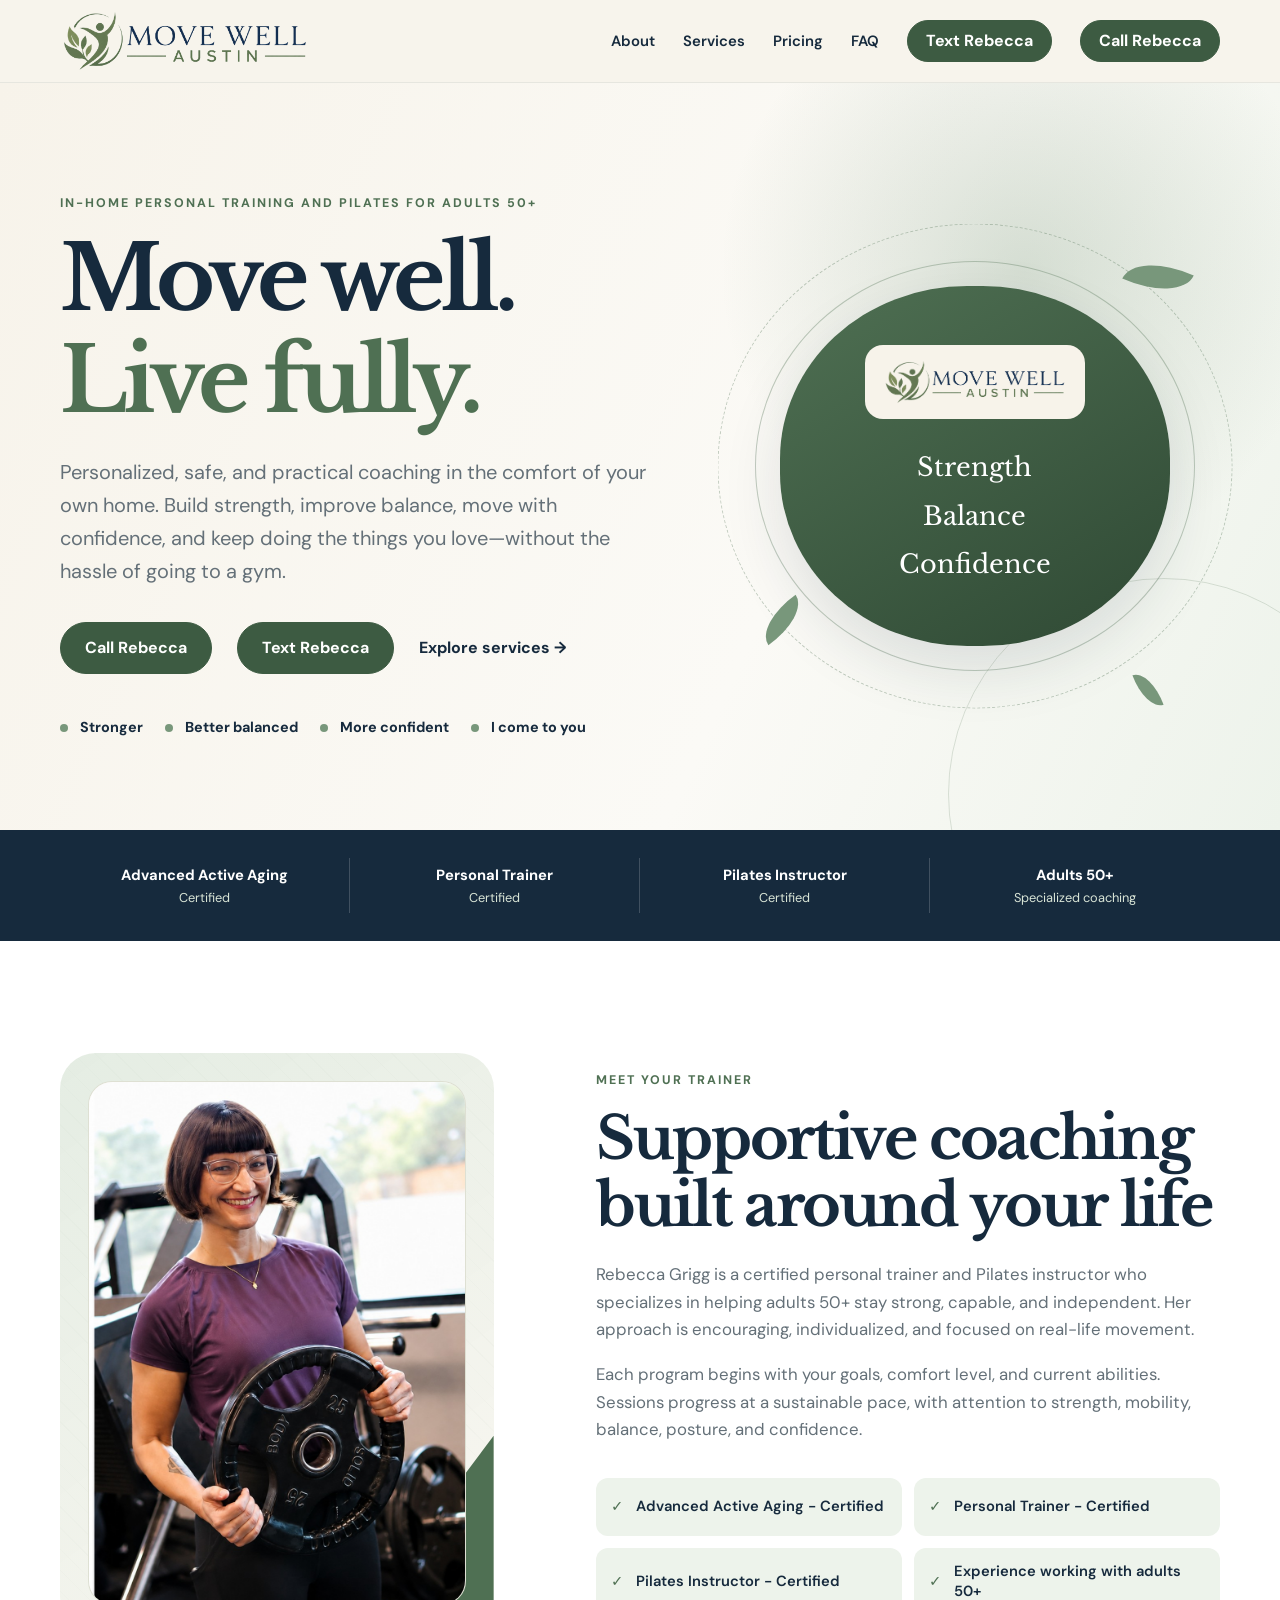
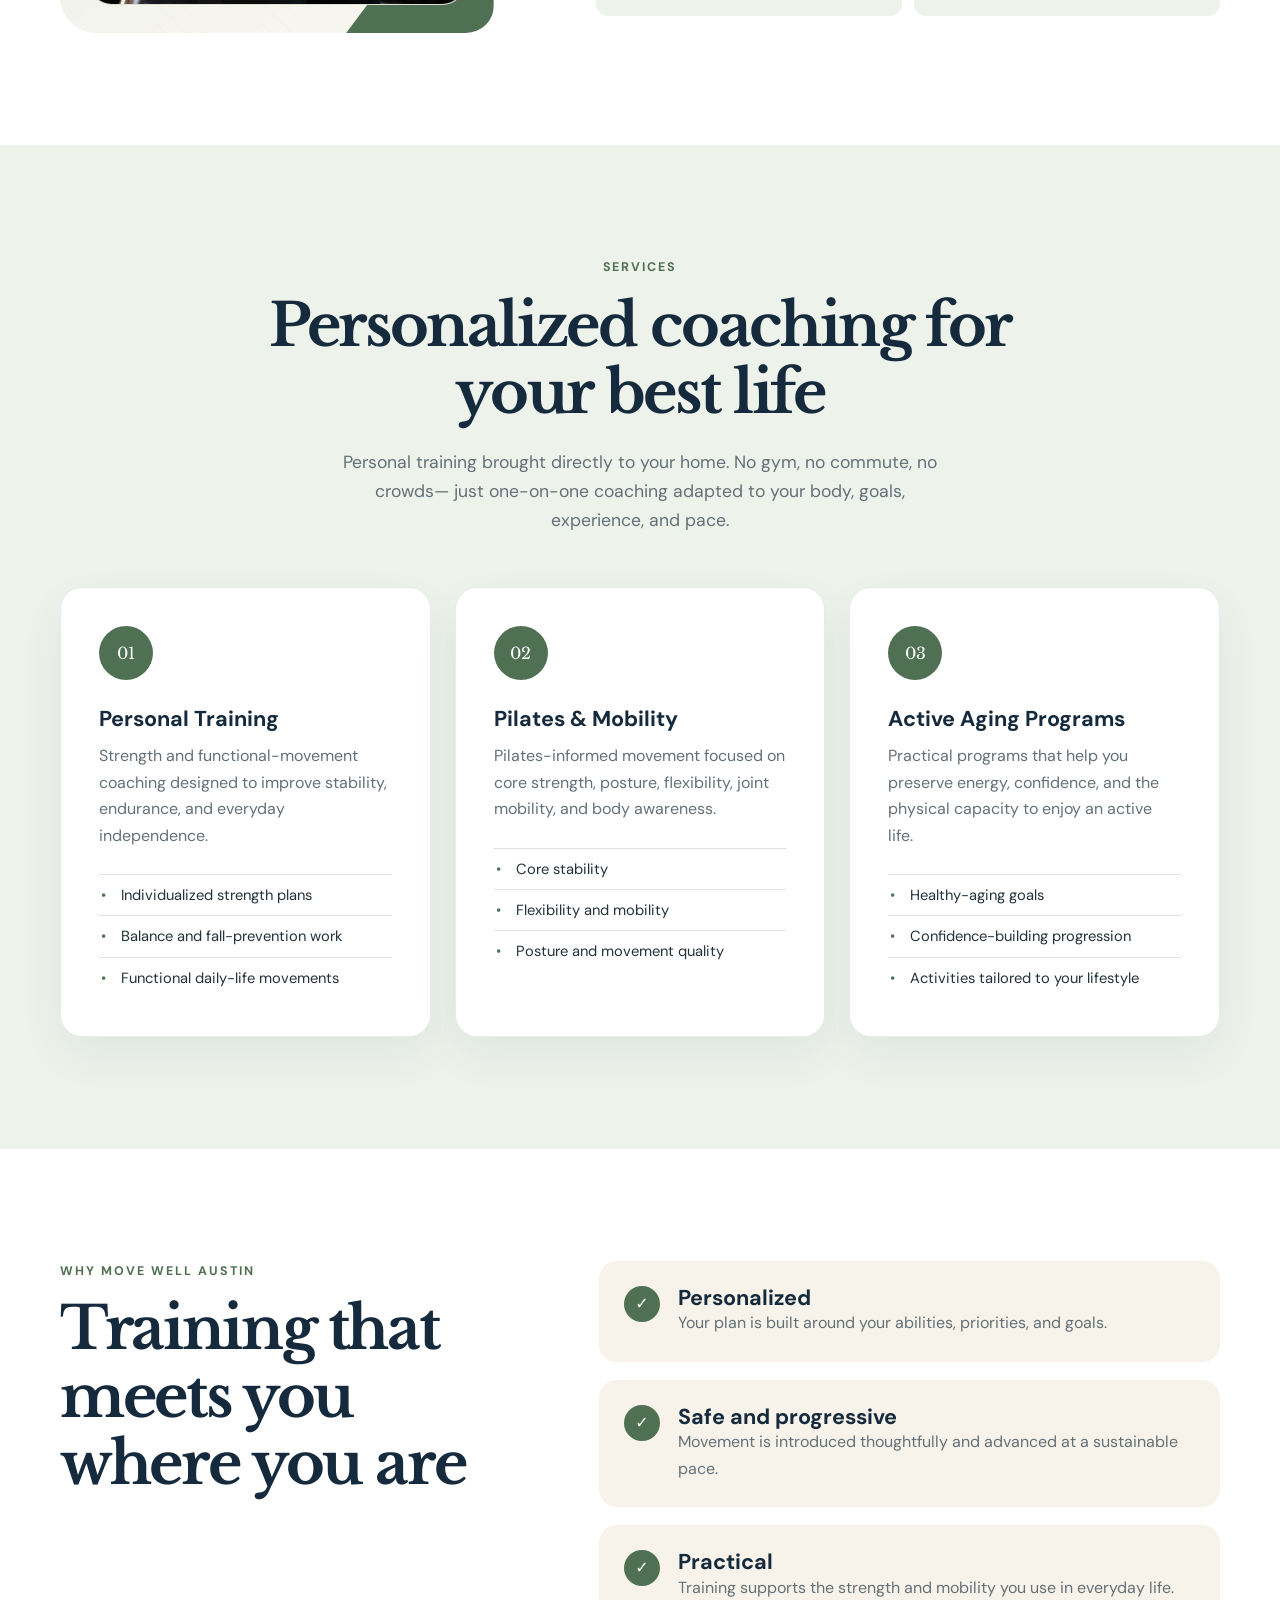
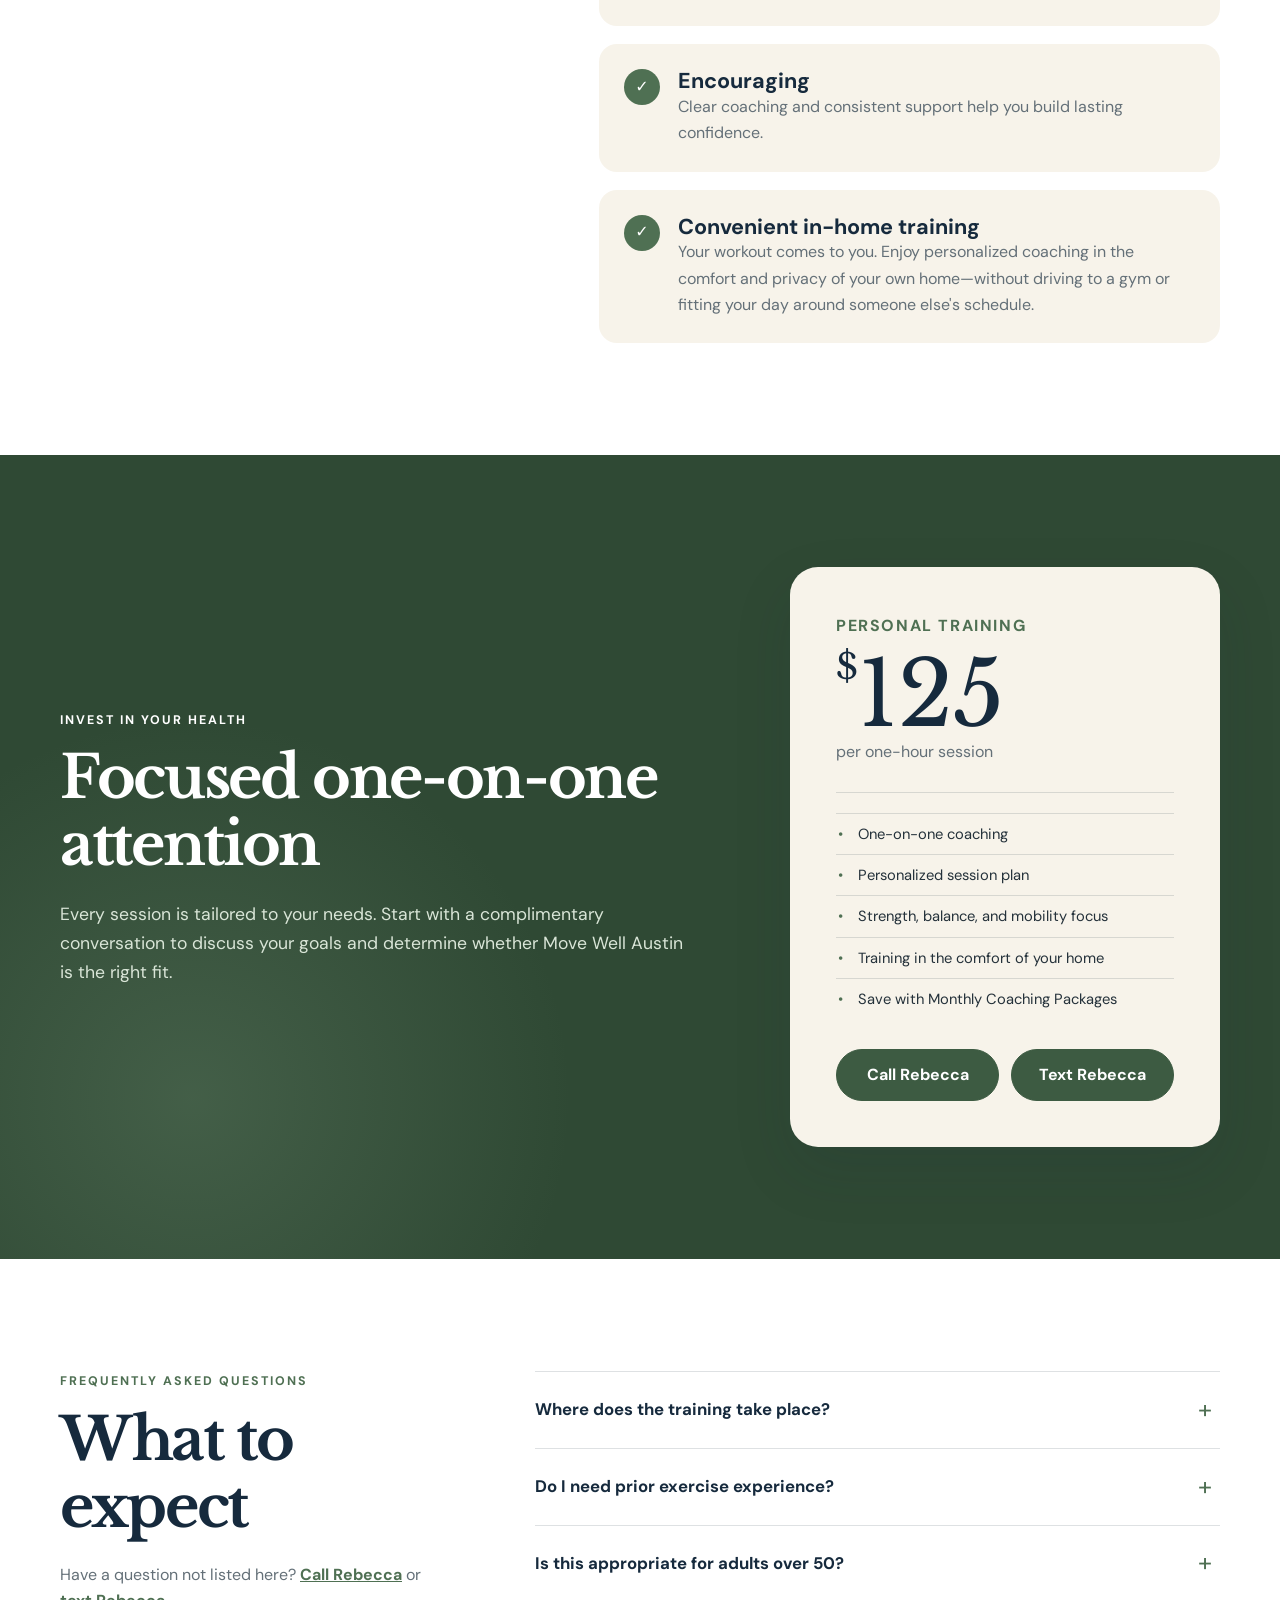
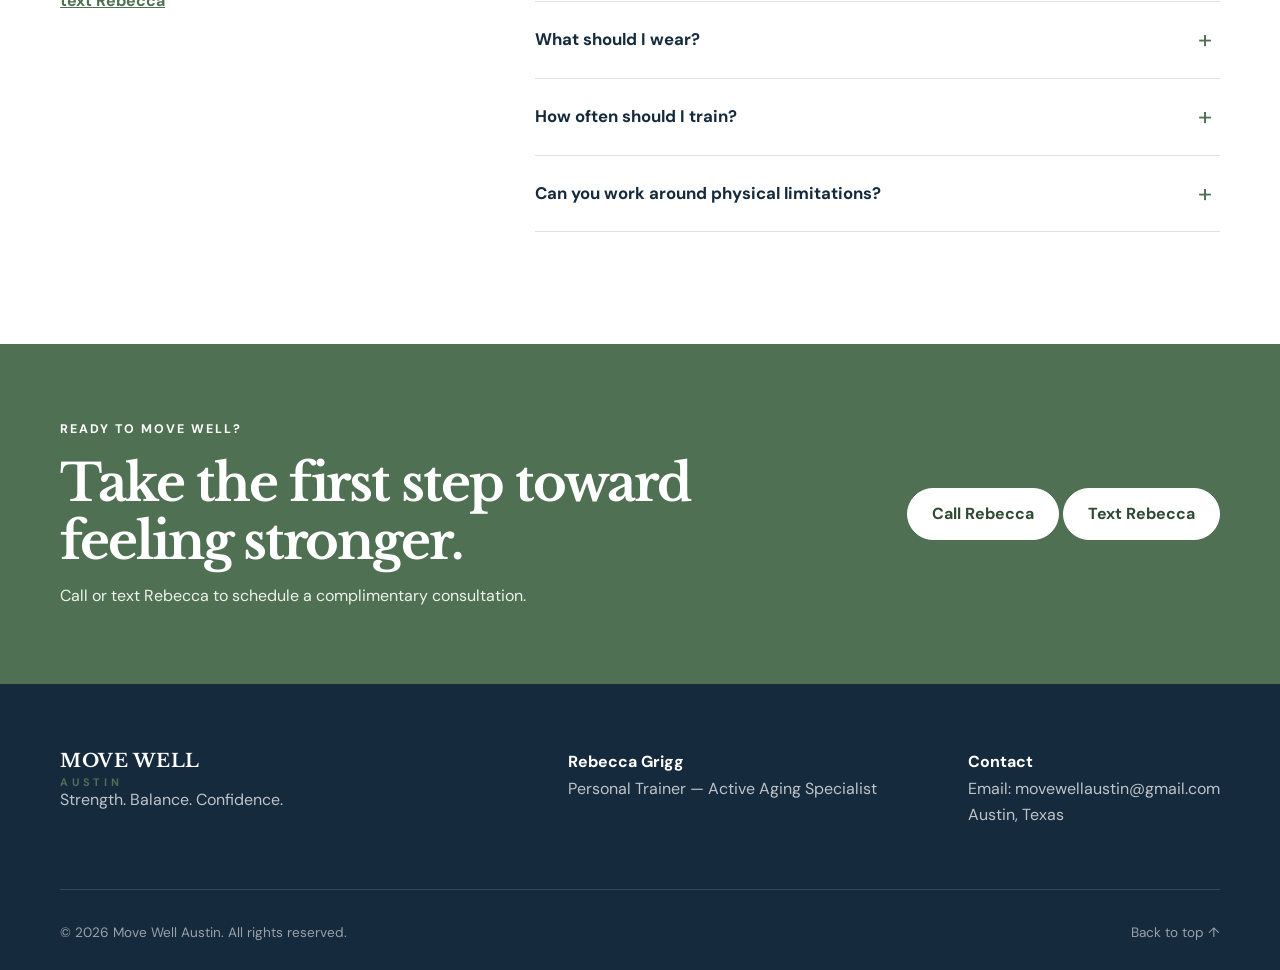
<file: index.html>
<!doctype html>
<html lang="en">
<head>
  <meta charset="utf-8">
  <meta name="viewport" content="width=device-width, initial-scale=1">
  <meta name="description" content="Move Well Austin provides in-home personal training, Pilates, and active-aging coaching for adults 50+ in Austin, Texas.">
  <meta name="theme-color" content="#456348">

  <meta property="og:title" content="Move Well Austin">
  <meta property="og:description" content="In-home personal training and Pilates for active aging in Austin, Texas.">
  <meta property="og:type" content="website">

  <title>Move Well Austin | Personal Training for Active Aging</title>

  <link rel="preconnect" href="https://fonts.googleapis.com">
  <link rel="preconnect" href="https://fonts.gstatic.com" crossorigin>
  <link href="https://fonts.googleapis.com/css2?family=DM+Sans:wght@400;500;600;700&family=Libre+Baskerville:wght@400;700&display=swap" rel="stylesheet">
  <link rel="stylesheet" href="styles.css">
  <script src="script.js" defer></script>
</head>

<body>
  <a class="skip-link" href="#main-content">Skip to main content</a>

  <header class="site-header" id="top">
    <div class="container nav-wrap">
      <a class="brand" href="#top" aria-label="Move Well Austin home">
        <img
          class="site-logo"
          src="images/move-well-austin-logo.png"
          alt="Move Well Austin"
        >
      </a>

      <button class="menu-toggle" type="button" aria-expanded="false" aria-controls="site-nav">
        <span class="sr-only">Open navigation</span>
        <span></span><span></span><span></span>
      </button>

      <nav id="site-nav" class="site-nav" aria-label="Primary navigation">
        <a href="#about">About</a>
        <a href="#services">Services</a>
        <a href="#pricing">Pricing</a>
        <a href="#faq">FAQ</a>
        <a class="button button-small" href="sms:+12106309926">Text Rebecca</a>
        <a class="button button-small" href="tel:+12106309926">Call Rebecca</a>
      </nav>
    </div>
  </header>

  <main id="main-content">
    <section class="hero">
      <div class="container hero-grid">
        <div class="hero-copy">
          <p class="eyebrow">In-home personal training and Pilates for adults 50+</p>
          <h1>Move well.<br><span>Live fully.</span></h1>
          <p class="hero-lede">
            Personalized, safe, and practical coaching in the comfort of your own home.
            Build strength, improve balance, move with confidence, and keep doing the
            things you love—without the hassle of going to a gym.
          </p>

          <div class="hero-actions">
            <a class="button" href="tel:+12106309926">Call Rebecca</a>
            <a class="button" href="sms:+12106309926">Text Rebecca</a>
            <a class="text-link" href="#services">Explore services <span aria-hidden="true">→</span></a>
          </div>

          <ul class="hero-points" aria-label="Program benefits">
            <li>Stronger</li>
            <li>Better balanced</li>
            <li>More confident</li>
            <li>I come to you</li>
          </ul>
        </div>

        <div class="hero-art" aria-label="Decorative illustration representing active aging">
          <div class="hero-orbit orbit-one"></div>
          <div class="hero-orbit orbit-two"></div>
          <div class="hero-card">
            <img
              class="hero-logo"
              src="images/move-well-austin-logo.png"
              alt="Move Well Austin"
            >
            <p>Strength</p>
            <p>Balance</p>
            <p>Confidence</p>
          </div>
          <span class="leaf leaf-a"></span>
          <span class="leaf leaf-b"></span>
          <span class="leaf leaf-c"></span>
          </div>
      </div>
    </section>

    <section class="trust-strip" aria-label="Qualifications">
      <div class="container trust-grid">
        <div><strong>Advanced Active Aging</strong><span>Certified</span></div>
        <div><strong>Personal Trainer</strong><span>Certified</span></div>
        <div><strong>Pilates Instructor</strong><span>Certified</span></div>
        <div><strong>Adults 50+</strong><span>Specialized coaching</span></div>
      </div>
    </section>

    <section class="section about" id="about">
      <div class="container about-grid">
        <div class="portrait-placeholder">
          <div class="portrait-inner">
            <img
              class="trainer-photo"
              src="images/rebecca-grigg.jpg"
              alt="Rebecca Grigg, Move Well Austin personal trainer"
            >
          </div>
        </div>

        <div class="about-copy">
          <p class="eyebrow">Meet your trainer</p>
          <h2>Supportive coaching built around your life</h2>
          <p>
            Rebecca Grigg is a certified personal trainer and Pilates instructor
            who specializes in helping adults 50+ stay strong, capable, and independent.
            Her approach is encouraging, individualized, and focused on real-life movement.
          </p>
          <p>
            Each program begins with your goals, comfort level, and current abilities.
            Sessions progress at a sustainable pace, with attention to strength, mobility,
            balance, posture, and confidence.
          </p>

          <div class="credential-list">
            <span>Advanced Active Aging - Certified</span>
            <span>Personal Trainer - Certified</span>
            <span>Pilates Instructor - Certified</span>
            <span>Experience working with adults 50+</span>
          </div>
        </div>
      </div>
    </section>

    <section class="section section-tinted" id="services">
      <div class="container">
        <div class="section-heading">
          <p class="eyebrow">Services</p>
          <h2>Personalized coaching for your best life</h2>
          <p>
            Personal training brought directly to your home. No gym, no commute, no crowds—
            just one-on-one coaching adapted to your body, goals, experience, and pace.
          </p>
        </div>

        <div class="card-grid">
          <article class="service-card">
            <div class="service-icon" aria-hidden="true">01</div>
            <h3>Personal Training</h3>
            <p>
              Strength and functional-movement coaching designed to improve stability,
              endurance, and everyday independence.
            </p>
            <ul>
              <li>Individualized strength plans</li>
              <li>Balance and fall-prevention work</li>
              <li>Functional daily-life movements</li>
            </ul>
          </article>

          <article class="service-card">
            <div class="service-icon" aria-hidden="true">02</div>
            <h3>Pilates &amp; Mobility</h3>
            <p>
              Pilates-informed movement focused on core strength, posture, flexibility,
              joint mobility, and body awareness.
            </p>
            <ul>
              <li>Core stability</li>
              <li>Flexibility and mobility</li>
              <li>Posture and movement quality</li>
            </ul>
          </article>

          <article class="service-card">
            <div class="service-icon" aria-hidden="true">03</div>
            <h3>Active Aging Programs</h3>
            <p>
              Practical programs that help you preserve energy, confidence, and the
              physical capacity to enjoy an active life.
            </p>
            <ul>
              <li>Healthy-aging goals</li>
              <li>Confidence-building progression</li>
              <li>Activities tailored to your lifestyle</li>
            </ul>
          </article>
        </div>
      </div>
    </section>

    <section class="section why">
      <div class="container why-grid">
        <div>
          <p class="eyebrow">Why Move Well Austin</p>
          <h2>Training that meets you where you are</h2>
        </div>

        <div class="why-list">
          <article>
            <span aria-hidden="true">✓</span>
            <div>
              <h3>Personalized</h3>
              <p>Your plan is built around your abilities, priorities, and goals.</p>
            </div>
          </article>
          <article>
            <span aria-hidden="true">✓</span>
            <div>
              <h3>Safe and progressive</h3>
              <p>Movement is introduced thoughtfully and advanced at a sustainable pace.</p>
            </div>
          </article>
          <article>
            <span aria-hidden="true">✓</span>
            <div>
              <h3>Practical</h3>
              <p>Training supports the strength and mobility you use in everyday life.</p>
            </div>
          </article>
          <article>
            <span aria-hidden="true">✓</span>
            <div>
              <h3>Encouraging</h3>
              <p>Clear coaching and consistent support help you build lasting confidence.</p>
            </div>
          </article>
          <article>
            <span aria-hidden="true">✓</span>
            <div>
              <h3>Convenient in-home training</h3>
              <p>Your workout comes to you. Enjoy personalized coaching in the comfort and privacy of your own home—without driving to a gym or fitting your day around someone else's schedule.</p>
            </div>
          </article>
        </div>
      </div>
    </section>

    <section class="section pricing" id="pricing">
      <div class="container pricing-grid">
        <div class="pricing-copy">
          <p class="eyebrow">Invest in your health</p>
          <h2>Focused one-on-one attention</h2>
          <p>
            Every session is tailored to your needs. Start with a complimentary
            conversation to discuss your goals and determine whether Move Well Austin
            is the right fit.
          </p>
        </div>

        <div class="price-card">
          <p>Personal training</p>
          <div class="price"><span>$</span>125</div>
          <p class="price-unit">per one-hour session</p>
          <hr>
          <ul>
            <li>One-on-one coaching</li>
            <li>Personalized session plan</li>
            <li>Strength, balance, and mobility focus</li>
            <li>Training in the comfort of your home</li>
            <li>Save with Monthly Coaching Packages</li>
          </ul>
          <div class="contact-actions">
            <a class="button button-light" href="tel:+12106309926">Call Rebecca</a>
            <a class="button button-light" href="sms:+12106309926">Text Rebecca</a>
          </div>
        </div>
      </div>
    </section>

    <section class="section faq" id="faq">
      <div class="container faq-grid">
        <div>
          <p class="eyebrow">Frequently asked questions</p>
          <h2>What to expect</h2>
          <p>
            Have a question not listed here?
            <a href="tel:+12106309926">Call Rebecca</a> or
            <a href="sms:+12106309926">text Rebecca</a>
          </p>
        </div>

        <div class="accordion">
          <details>
            <summary>Where does the training take place?</summary>
            <p>
              Move Well Austin comes to you. Rebecca provides one-on-one personal training
              in your home, making it easy to exercise in a comfortable, familiar environment
              without traveling to a gym.
            </p>
          </details>

          <details>
            <summary>Do I need prior exercise experience?</summary>
            <p>
              No. Sessions are adapted to your starting point, whether you are new
              to exercise or returning after time away.
            </p>
          </details>

          <details>
            <summary>Is this appropriate for adults over 50?</summary>
            <p>
              Yes. Move Well Austin is specifically focused on adults 50+ and on
              safe, progressive coaching for strength, balance, mobility, and confidence.
            </p>
          </details>

          <details>
            <summary>What should I wear?</summary>
            <p>
              Wear comfortable clothing that allows you to move freely and supportive
              athletic shoes unless Rebecca recommends otherwise for a specific session.
            </p>
          </details>

          <details>
            <summary>How often should I train?</summary>
            <p>
              Frequency depends on your goals, schedule, recovery, and current activity
              level. Rebecca will discuss an appropriate plan during your consultation.
            </p>
          </details>

          <details>
            <summary>Can you work around physical limitations?</summary>
            <p>
              Programs can often be modified around limitations. Share relevant
              information during your consultation, and obtain medical clearance when
              your healthcare provider recommends it.
            </p>
          </details>
        </div>
      </div>
    </section>

    <section class="cta">
      <div class="container cta-inner">
        <div>
          <p class="eyebrow">Ready to move well?</p>
          <h2>Take the first step toward feeling stronger.</h2>
          <p>Call or text Rebecca to schedule a complimentary consultation.</p>
        </div>
        <div class="contact-actions">
          <a class="button button-light" href="tel:+12106309926">Call Rebecca</a>
          <a class="button button-light" href="sms:+12106309926">Text Rebecca</a>
        </div>
      </div>
    </section>
  </main>

  <footer class="site-footer">
    <div class="container footer-grid">
      <div>
        <a class="brand brand-footer" href="#top">
          <span class="brand-copy">
            <strong>MOVE WELL</strong>
            <span>AUSTIN</span>
          </span>
        </a>
        <p>Strength. Balance. Confidence.</p>
      </div>

      <div>
        <strong>Rebecca Grigg</strong>
        <p>Personal Trainer — Active Aging Specialist</p>
      </div>

      <div>
        <strong>Contact</strong>
        <p>
          <a href="mailto:movewellaustin@gmail.com">Email: movewellaustin@gmail.com</a><br>
          Austin, Texas
        </p>
      </div>
    </div>

    <div class="container footer-bottom">
      <p>© <span id="year"></span> Move Well Austin. All rights reserved.</p>
      <a href="#top">Back to top ↑</a>
    </div>
  </footer>
</body>
</html>
</file>
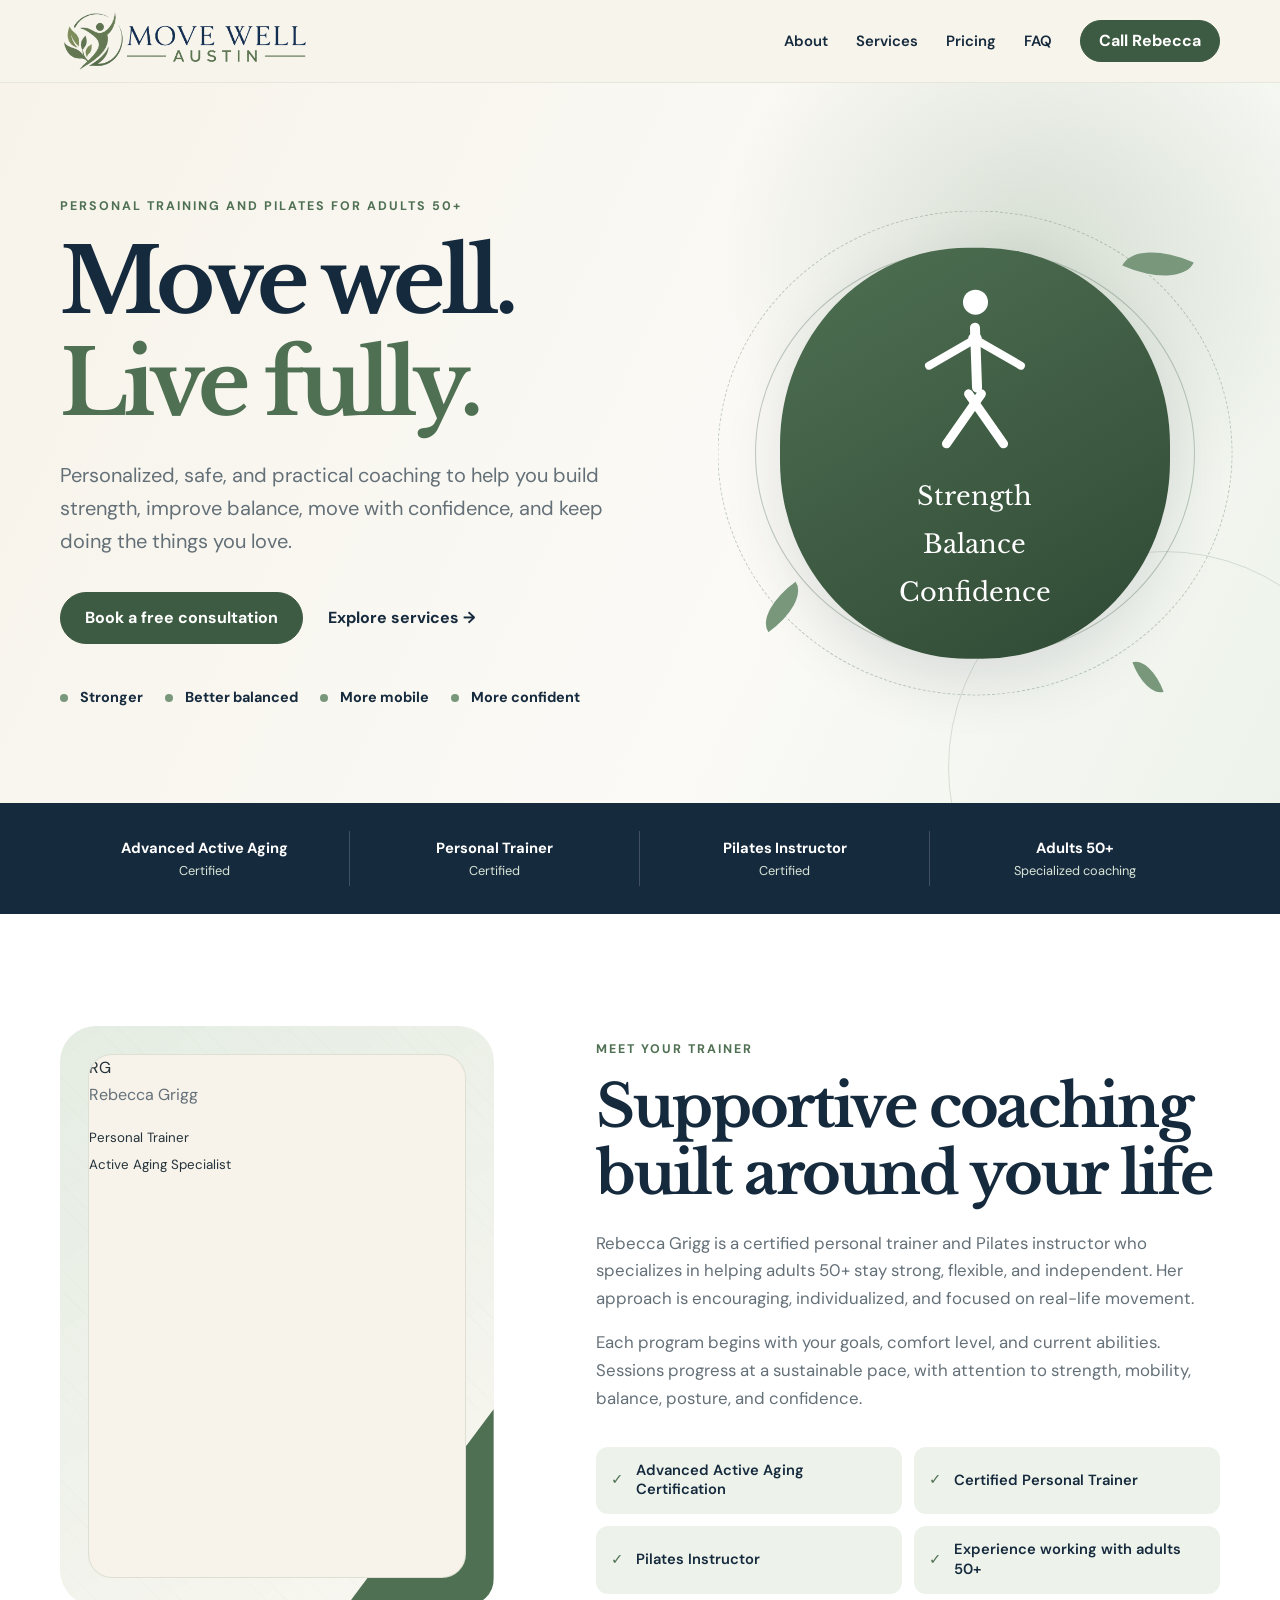
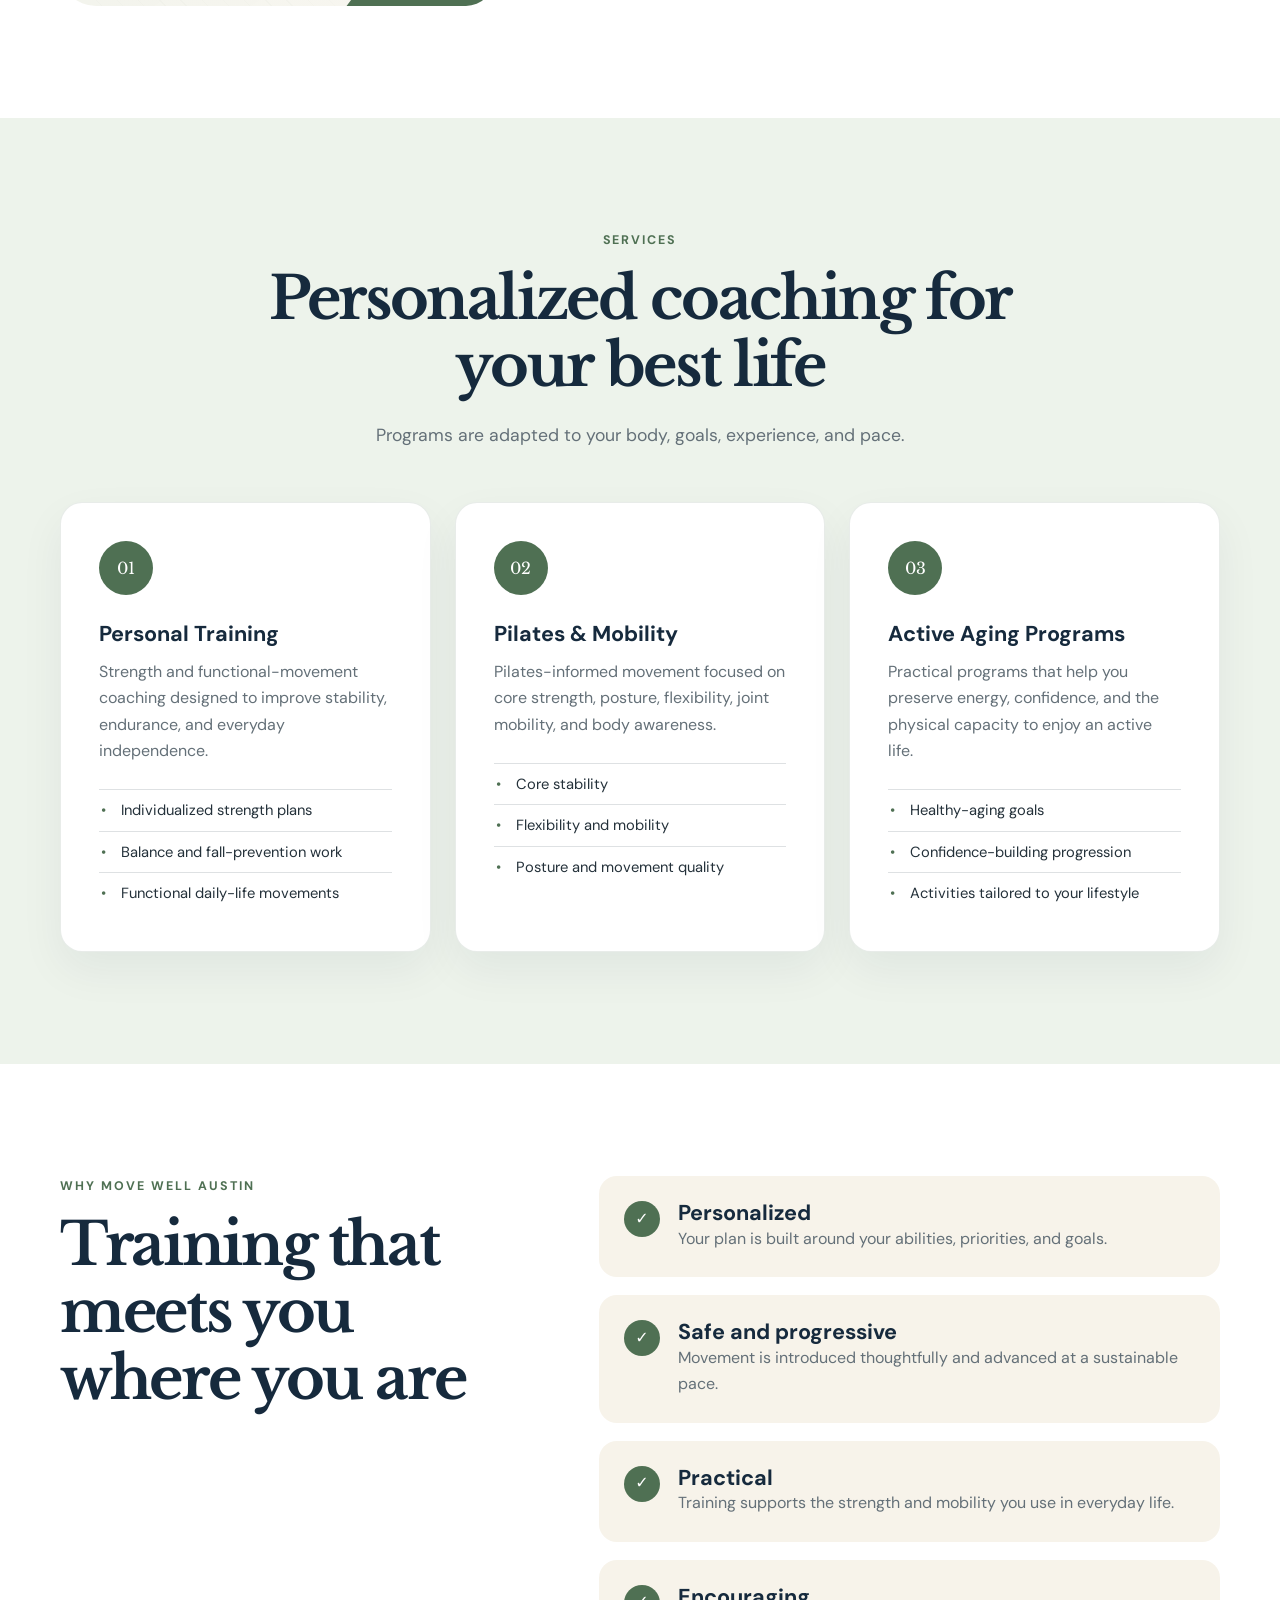
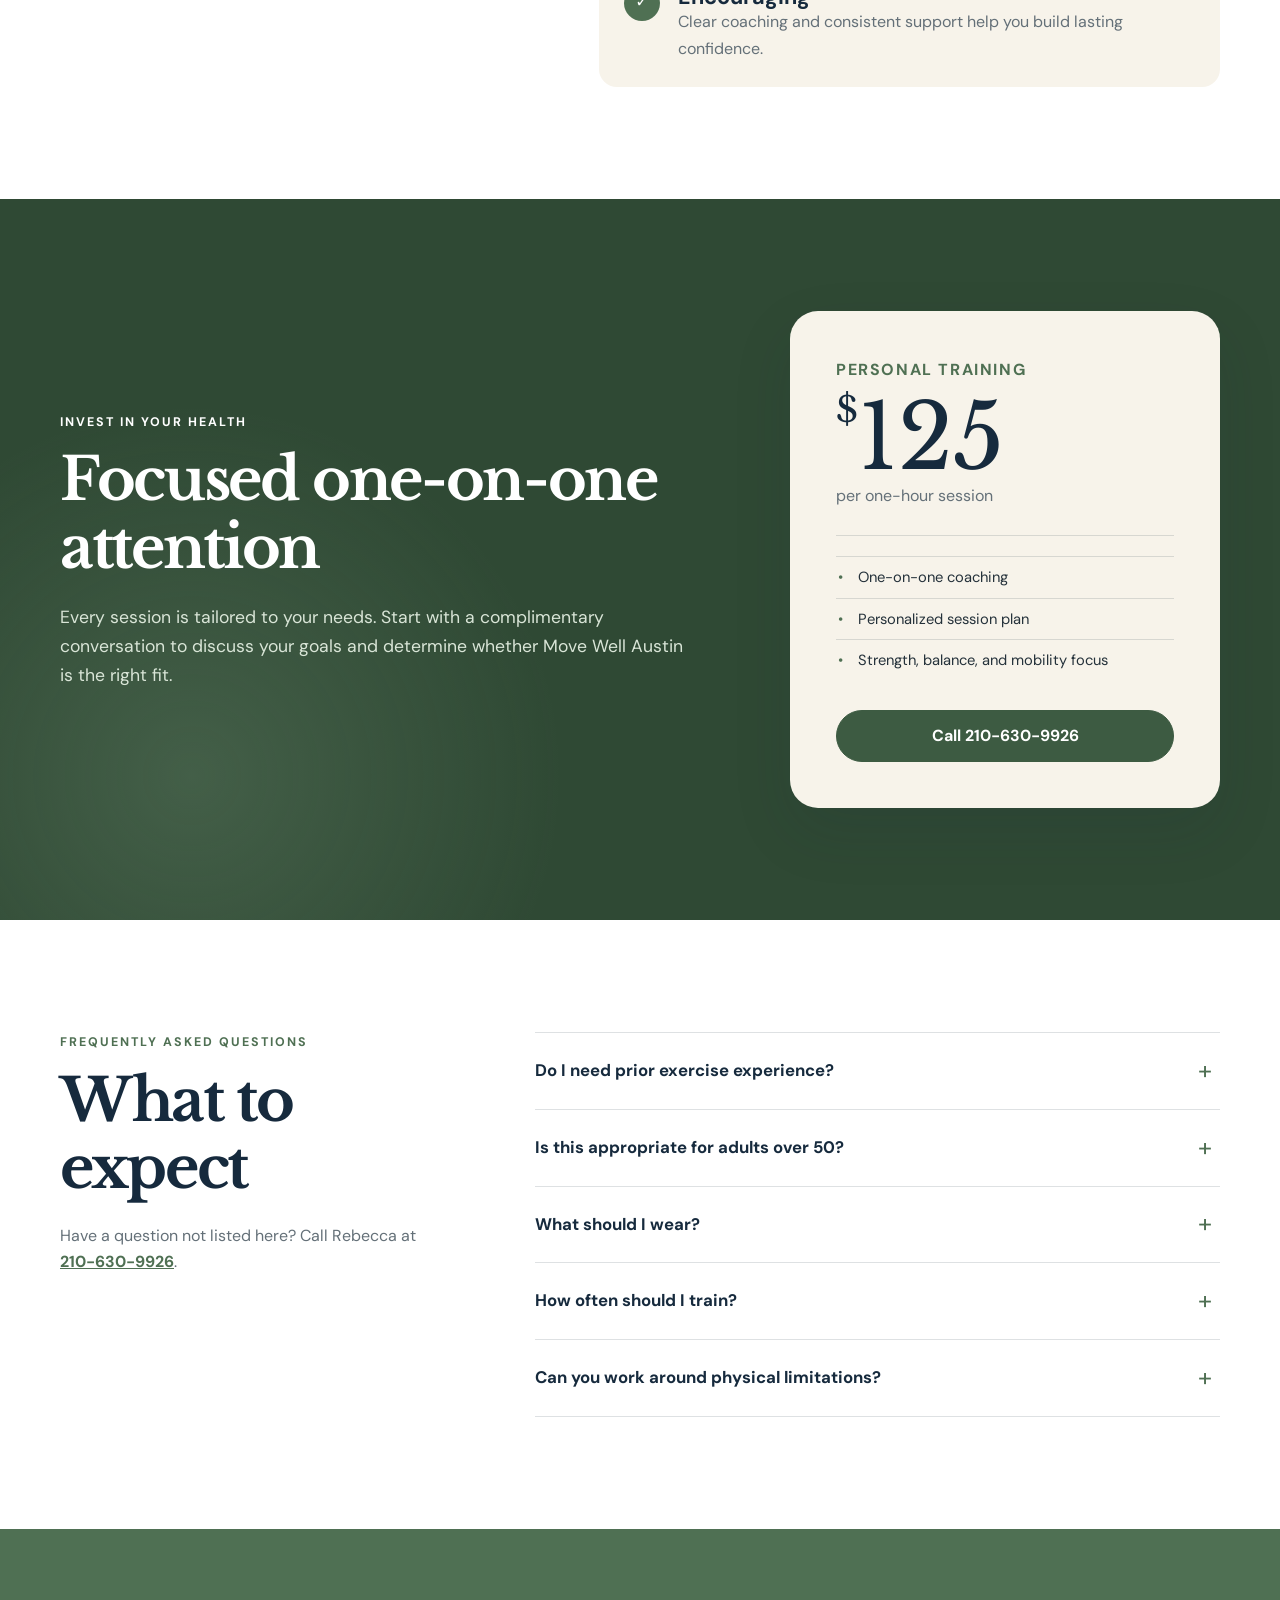
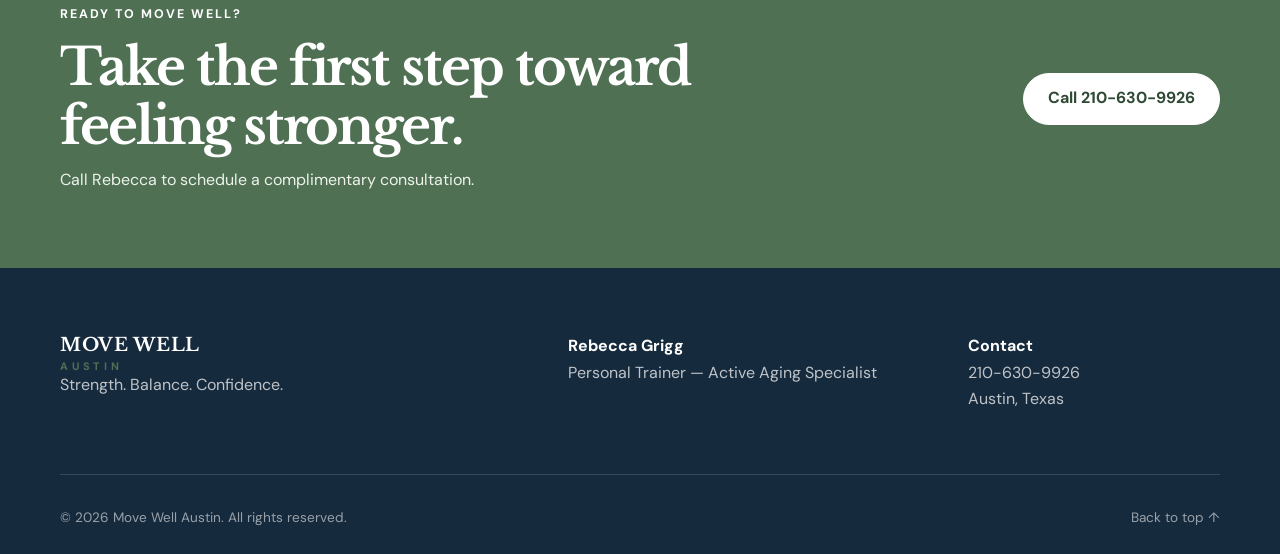
<file: index-orig.html>
<!doctype html>
<html lang="en">
<head>
  <meta charset="utf-8">
  <meta name="viewport" content="width=device-width, initial-scale=1">
  <meta name="description" content="Move Well Austin provides personal training, Pilates, and active-aging coaching for adults 50+ in Austin, Texas.">
  <meta name="theme-color" content="#456348">

  <meta property="og:title" content="Move Well Austin">
  <meta property="og:description" content="Personal training and Pilates for active aging in Austin, Texas.">
  <meta property="og:type" content="website">

  <title>Move Well Austin | Personal Training for Active Aging</title>

  <link rel="preconnect" href="https://fonts.googleapis.com">
  <link rel="preconnect" href="https://fonts.gstatic.com" crossorigin>
  <link href="https://fonts.googleapis.com/css2?family=DM+Sans:wght@400;500;600;700&family=Libre+Baskerville:wght@400;700&display=swap" rel="stylesheet">
  <link rel="stylesheet" href="styles.css">
  <script src="script.js" defer></script>
</head>

<body>
  <a class="skip-link" href="#main-content">Skip to main content</a>

  <header class="site-header" id="top">
    <div class="container nav-wrap">
      <a class="brand" href="#top" aria-label="Move Well Austin home">
        <img
          class="site-logo"
          src="images/move-well-austin-logo.png"
          alt="Move Well Austin"
        >
      </a>

      <button class="menu-toggle" type="button" aria-expanded="false" aria-controls="site-nav">
        <span class="sr-only">Open navigation</span>
        <span></span><span></span><span></span>
      </button>

      <nav id="site-nav" class="site-nav" aria-label="Primary navigation">
        <a href="#about">About</a>
        <a href="#services">Services</a>
        <a href="#pricing">Pricing</a>
        <a href="#faq">FAQ</a>
        <a class="button button-small" href="tel:+12106309926">Call Rebecca</a>
      </nav>
    </div>
  </header>

  <main id="main-content">
    <section class="hero">
      <div class="container hero-grid">
        <div class="hero-copy">
          <p class="eyebrow">Personal training and Pilates for adults 50+</p>
          <h1>Move well.<br><span>Live fully.</span></h1>
          <p class="hero-lede">
            Personalized, safe, and practical coaching to help you build strength,
            improve balance, move with confidence, and keep doing the things you love.
          </p>

          <div class="hero-actions">
            <a class="button" href="tel:+12106309926">Book a free consultation</a>
            <a class="text-link" href="#services">Explore services <span aria-hidden="true">→</span></a>
          </div>

          <ul class="hero-points" aria-label="Program benefits">
            <li>Stronger</li>
            <li>Better balanced</li>
            <li>More mobile</li>
            <li>More confident</li>
          </ul>
        </div>

        <div class="hero-art" aria-label="Decorative illustration representing active aging">
          <div class="hero-orbit orbit-one"></div>
          <div class="hero-orbit orbit-two"></div>
          <div class="hero-card">
            <div class="figure-icon" aria-hidden="true">
              <span class="head"></span>
              <span class="body"></span>
              <span class="arm arm-left"></span>
              <span class="arm arm-right"></span>
              <span class="leg leg-left"></span>
              <span class="leg leg-right"></span>
            </div>
            <p>Strength</p>
            <p>Balance</p>
            <p>Confidence</p>
          </div>
          <span class="leaf leaf-a"></span>
          <span class="leaf leaf-b"></span>
          <span class="leaf leaf-c"></span>
        </div>
      </div>
    </section>

    <section class="trust-strip" aria-label="Qualifications">
      <div class="container trust-grid">
        <div><strong>Advanced Active Aging</strong><span>Certified</span></div>
        <div><strong>Personal Trainer</strong><span>Certified</span></div>
        <div><strong>Pilates Instructor</strong><span>Certified</span></div>
        <div><strong>Adults 50+</strong><span>Specialized coaching</span></div>
      </div>
    </section>

    <section class="section about" id="about">
      <div class="container about-grid">
        <div class="portrait-placeholder">
          <div class="portrait-inner">
            <span class="portrait-monogram">RG</span>
            <p>Rebecca Grigg</p>
            <small>Personal Trainer<br>Active Aging Specialist</small>
          </div>
        </div>

        <div class="about-copy">
          <p class="eyebrow">Meet your trainer</p>
          <h2>Supportive coaching built around your life</h2>
          <p>
            Rebecca Grigg is a certified personal trainer and Pilates instructor
            who specializes in helping adults 50+ stay strong, flexible, and independent.
            Her approach is encouraging, individualized, and focused on real-life movement.
          </p>
          <p>
            Each program begins with your goals, comfort level, and current abilities.
            Sessions progress at a sustainable pace, with attention to strength, mobility,
            balance, posture, and confidence.
          </p>

          <div class="credential-list">
            <span>Advanced Active Aging Certification</span>
            <span>Certified Personal Trainer</span>
            <span>Pilates Instructor</span>
            <span>Experience working with adults 50+</span>
          </div>
        </div>
      </div>
    </section>

    <section class="section section-tinted" id="services">
      <div class="container">
        <div class="section-heading">
          <p class="eyebrow">Services</p>
          <h2>Personalized coaching for your best life</h2>
          <p>Programs are adapted to your body, goals, experience, and pace.</p>
        </div>

        <div class="card-grid">
          <article class="service-card">
            <div class="service-icon" aria-hidden="true">01</div>
            <h3>Personal Training</h3>
            <p>
              Strength and functional-movement coaching designed to improve stability,
              endurance, and everyday independence.
            </p>
            <ul>
              <li>Individualized strength plans</li>
              <li>Balance and fall-prevention work</li>
              <li>Functional daily-life movements</li>
            </ul>
          </article>

          <article class="service-card">
            <div class="service-icon" aria-hidden="true">02</div>
            <h3>Pilates &amp; Mobility</h3>
            <p>
              Pilates-informed movement focused on core strength, posture, flexibility,
              joint mobility, and body awareness.
            </p>
            <ul>
              <li>Core stability</li>
              <li>Flexibility and mobility</li>
              <li>Posture and movement quality</li>
            </ul>
          </article>

          <article class="service-card">
            <div class="service-icon" aria-hidden="true">03</div>
            <h3>Active Aging Programs</h3>
            <p>
              Practical programs that help you preserve energy, confidence, and the
              physical capacity to enjoy an active life.
            </p>
            <ul>
              <li>Healthy-aging goals</li>
              <li>Confidence-building progression</li>
              <li>Activities tailored to your lifestyle</li>
            </ul>
          </article>
        </div>
      </div>
    </section>

    <section class="section why">
      <div class="container why-grid">
        <div>
          <p class="eyebrow">Why Move Well Austin</p>
          <h2>Training that meets you where you are</h2>
        </div>

        <div class="why-list">
          <article>
            <span aria-hidden="true">✓</span>
            <div>
              <h3>Personalized</h3>
              <p>Your plan is built around your abilities, priorities, and goals.</p>
            </div>
          </article>
          <article>
            <span aria-hidden="true">✓</span>
            <div>
              <h3>Safe and progressive</h3>
              <p>Movement is introduced thoughtfully and advanced at a sustainable pace.</p>
            </div>
          </article>
          <article>
            <span aria-hidden="true">✓</span>
            <div>
              <h3>Practical</h3>
              <p>Training supports the strength and mobility you use in everyday life.</p>
            </div>
          </article>
          <article>
            <span aria-hidden="true">✓</span>
            <div>
              <h3>Encouraging</h3>
              <p>Clear coaching and consistent support help you build lasting confidence.</p>
            </div>
          </article>
        </div>
      </div>
    </section>

    <section class="section pricing" id="pricing">
      <div class="container pricing-grid">
        <div class="pricing-copy">
          <p class="eyebrow">Invest in your health</p>
          <h2>Focused one-on-one attention</h2>
          <p>
            Every session is tailored to your needs. Start with a complimentary
            conversation to discuss your goals and determine whether Move Well Austin
            is the right fit.
          </p>
        </div>

        <div class="price-card">
          <p>Personal training</p>
          <div class="price"><span>$</span>125</div>
          <p class="price-unit">per one-hour session</p>
          <hr>
          <ul>
            <li>One-on-one coaching</li>
            <li>Personalized session plan</li>
            <li>Strength, balance, and mobility focus</li>
          </ul>
          <a class="button button-light" href="tel:+12106309926">Call 210-630-9926</a>
        </div>
      </div>
    </section>

    <section class="section faq" id="faq">
      <div class="container faq-grid">
        <div>
          <p class="eyebrow">Frequently asked questions</p>
          <h2>What to expect</h2>
          <p>
            Have a question not listed here? Call Rebecca at
            <a href="tel:+12106309926">210-630-9926</a>.
          </p>
        </div>

        <div class="accordion">
          <details>
            <summary>Do I need prior exercise experience?</summary>
            <p>
              No. Sessions are adapted to your starting point, whether you are new
              to exercise or returning after time away.
            </p>
          </details>

          <details>
            <summary>Is this appropriate for adults over 50?</summary>
            <p>
              Yes. Move Well Austin is specifically focused on adults 50+ and on
              safe, progressive coaching for strength, balance, mobility, and confidence.
            </p>
          </details>

          <details>
            <summary>What should I wear?</summary>
            <p>
              Wear comfortable clothing that allows you to move freely and supportive
              athletic shoes unless Rebecca recommends otherwise for a specific session.
            </p>
          </details>

          <details>
            <summary>How often should I train?</summary>
            <p>
              Frequency depends on your goals, schedule, recovery, and current activity
              level. Rebecca will discuss an appropriate plan during your consultation.
            </p>
          </details>

          <details>
            <summary>Can you work around physical limitations?</summary>
            <p>
              Programs can often be modified around limitations. Share relevant
              information during your consultation, and obtain medical clearance when
              your healthcare provider recommends it.
            </p>
          </details>
        </div>
      </div>
    </section>

    <section class="cta">
      <div class="container cta-inner">
        <div>
          <p class="eyebrow">Ready to move well?</p>
          <h2>Take the first step toward feeling stronger.</h2>
          <p>Call Rebecca to schedule a complimentary consultation.</p>
        </div>
        <a class="button button-light" href="tel:+12106309926">Call 210-630-9926</a>
      </div>
    </section>
  </main>

  <footer class="site-footer">
    <div class="container footer-grid">
      <div>
        <a class="brand brand-footer" href="#top">
          <span class="brand-copy">
            <strong>MOVE WELL</strong>
            <span>AUSTIN</span>
          </span>
        </a>
        <p>Strength. Balance. Confidence.</p>
      </div>

      <div>
        <strong>Rebecca Grigg</strong>
        <p>Personal Trainer — Active Aging Specialist</p>
      </div>

      <div>
        <strong>Contact</strong>
        <p><a href="tel:+12106309926">210-630-9926</a><br>Austin, Texas</p>
      </div>
    </div>

    <div class="container footer-bottom">
      <p>© <span id="year"></span> Move Well Austin. All rights reserved.</p>
      <a href="#top">Back to top ↑</a>
    </div>
  </footer>
</body>
</html>
</file>
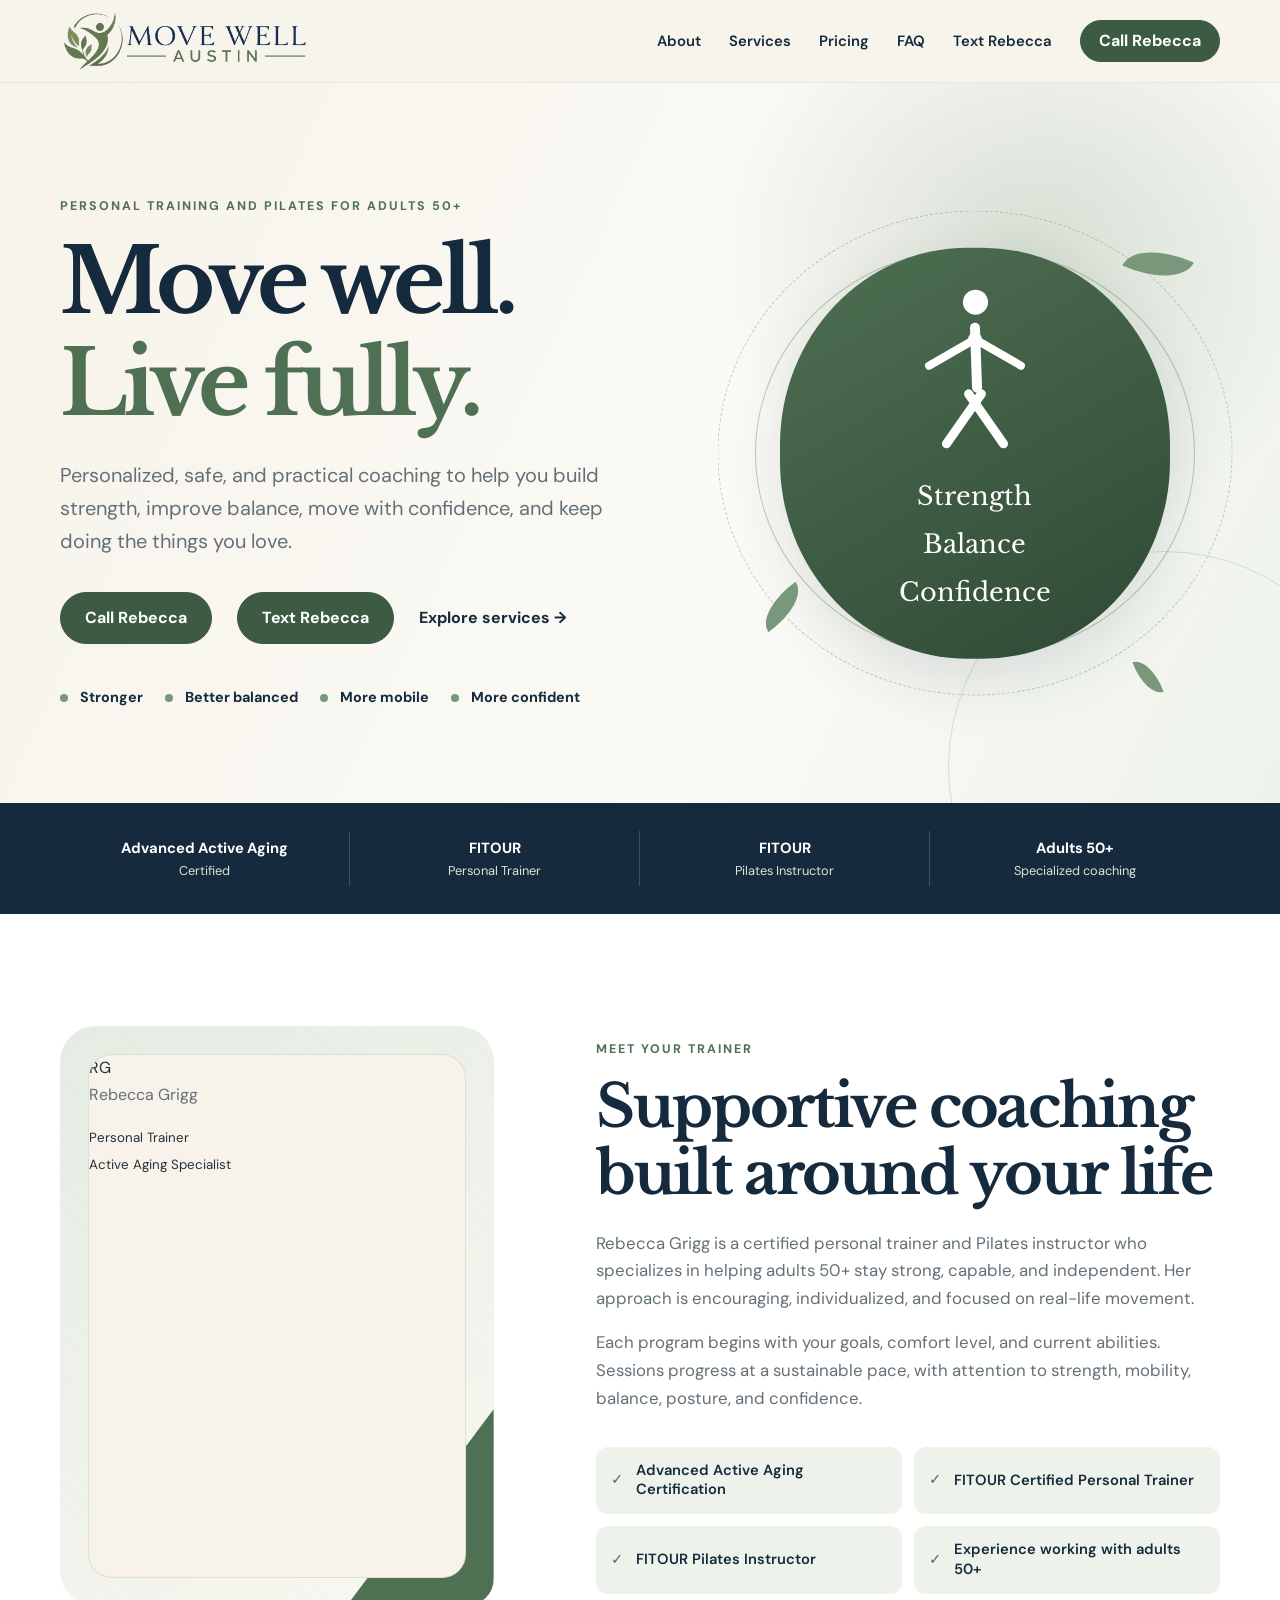
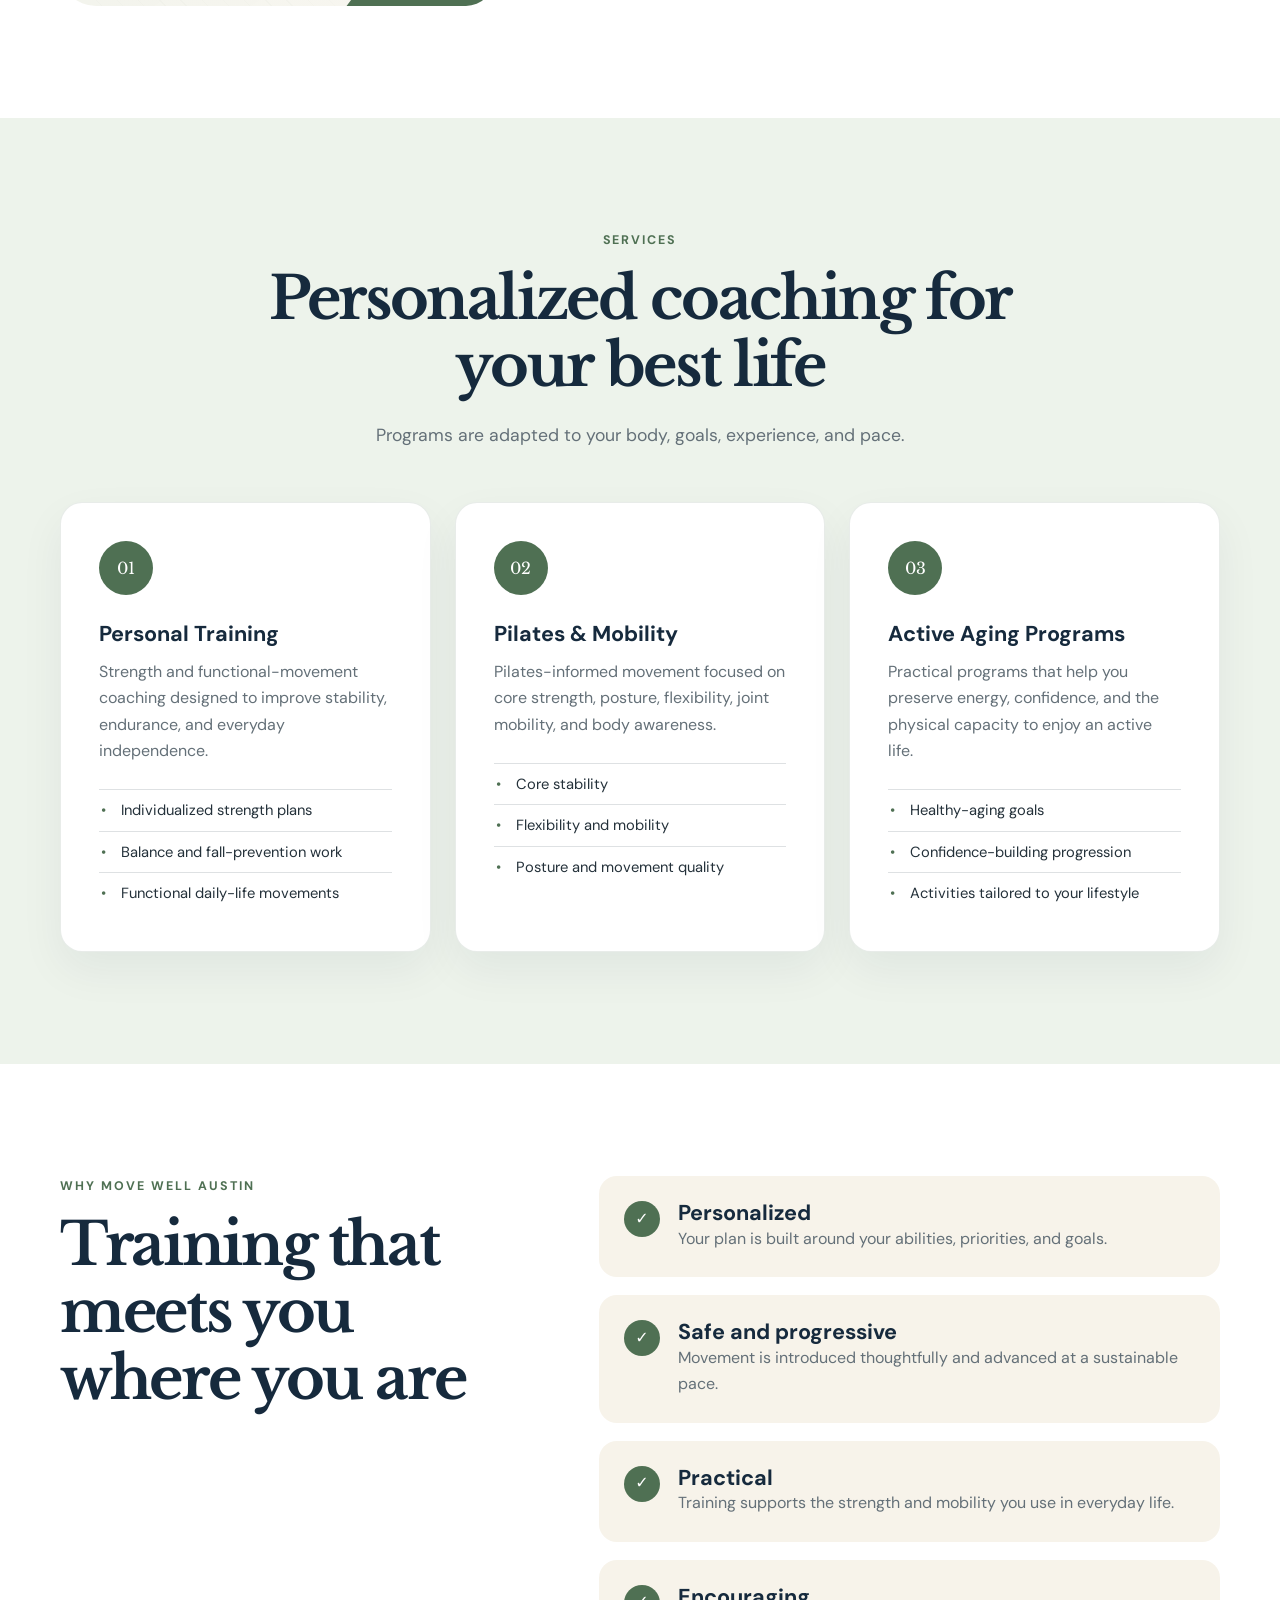
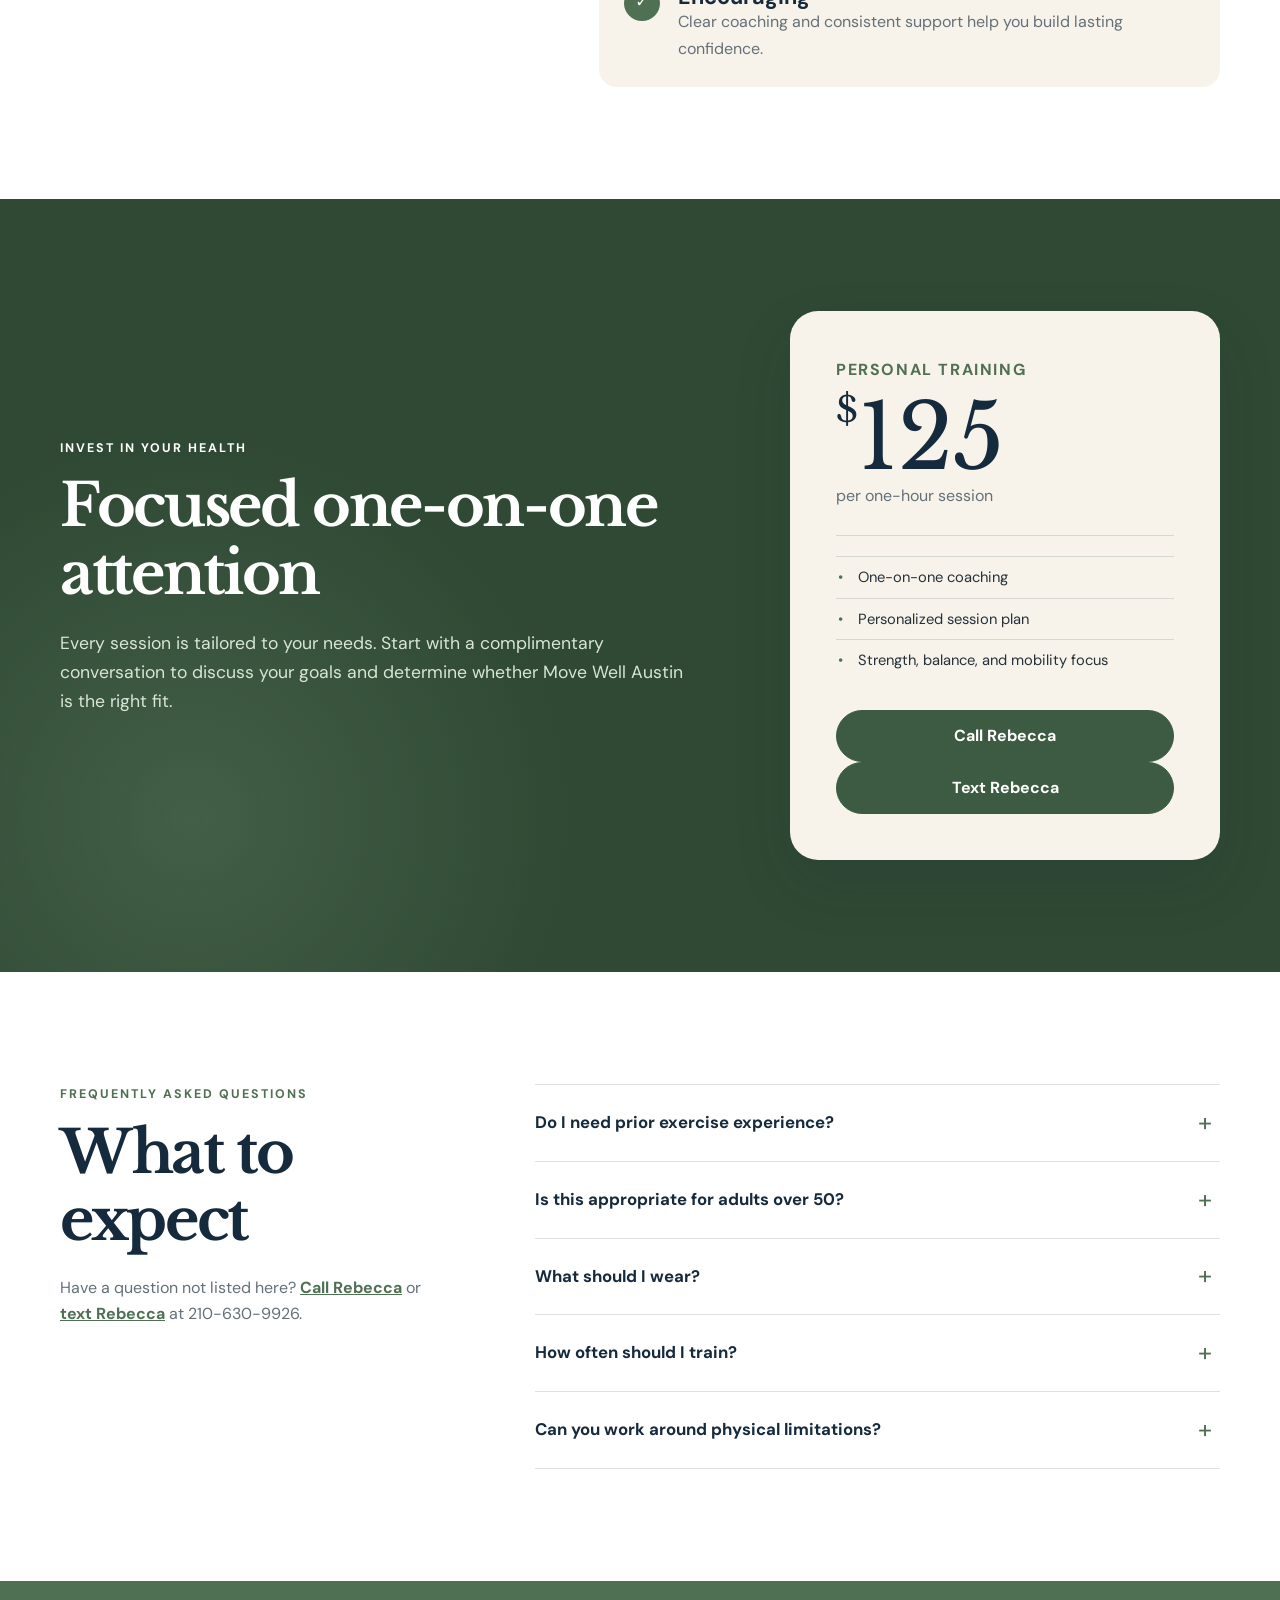
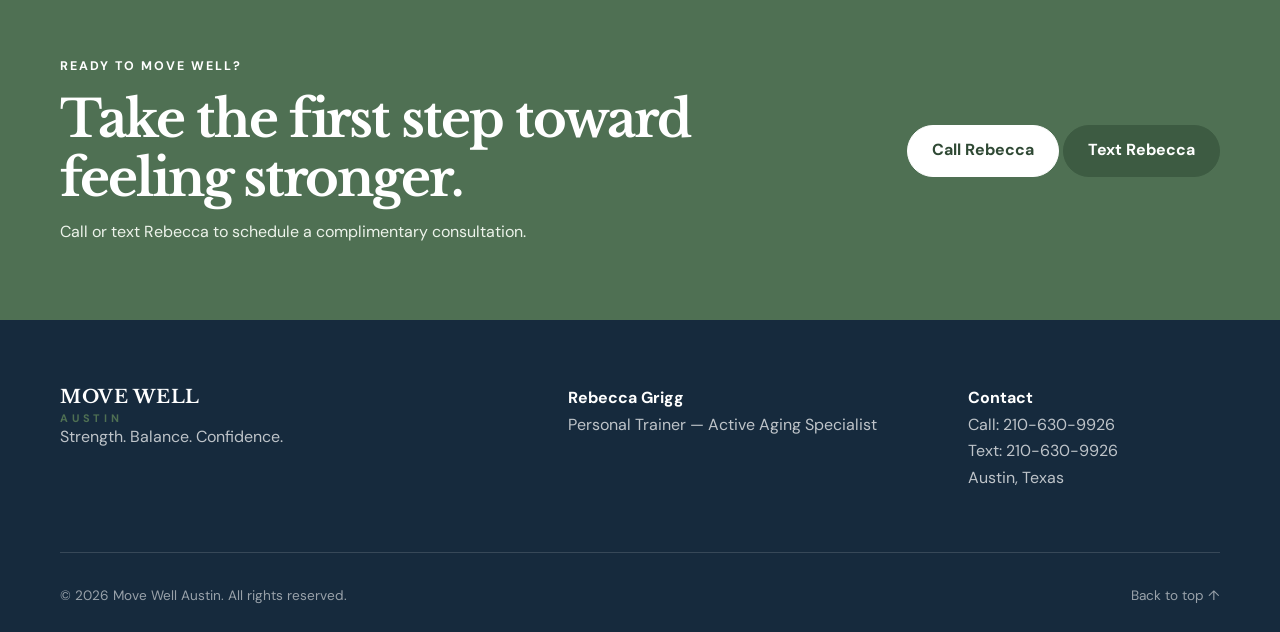
<file: index-with-call-text.html>
<!doctype html>
<html lang="en">
<head>
  <meta charset="utf-8">
  <meta name="viewport" content="width=device-width, initial-scale=1">
  <meta name="description" content="Move Well Austin provides personal training, Pilates, and active-aging coaching for adults 50+ in Austin, Texas.">
  <meta name="theme-color" content="#456348">

  <meta property="og:title" content="Move Well Austin">
  <meta property="og:description" content="Personal training and Pilates for active aging in Austin, Texas.">
  <meta property="og:type" content="website">

  <title>Move Well Austin | Personal Training for Active Aging</title>

  <link rel="preconnect" href="https://fonts.googleapis.com">
  <link rel="preconnect" href="https://fonts.gstatic.com" crossorigin>
  <link href="https://fonts.googleapis.com/css2?family=DM+Sans:wght@400;500;600;700&family=Libre+Baskerville:wght@400;700&display=swap" rel="stylesheet">
  <link rel="stylesheet" href="styles.css">
  <script src="script.js" defer></script>
</head>

<body>
  <a class="skip-link" href="#main-content">Skip to main content</a>

  <header class="site-header" id="top">
    <div class="container nav-wrap">
      <a class="brand" href="#top" aria-label="Move Well Austin home">
  <img
    class="site-logo"
    src="images/move-well-austin-logo.png"
    alt="Move Well Austin"
  >
</a>

      <button class="menu-toggle" type="button" aria-expanded="false" aria-controls="site-nav">
        <span class="sr-only">Open navigation</span>
        <span></span><span></span><span></span>
      </button>

      <nav id="site-nav" class="site-nav" aria-label="Primary navigation">
        <a href="#about">About</a>
        <a href="#services">Services</a>
        <a href="#pricing">Pricing</a>
        <a href="#faq">FAQ</a>
        <a class="text-link contact-link" href="sms:+12106309926">Text Rebecca</a>
        <a class="button button-small" href="tel:+12106309926">Call Rebecca</a>
      </nav>
    </div>
  </header>

  <main id="main-content">
    <section class="hero">
      <div class="container hero-grid">
        <div class="hero-copy">
          <p class="eyebrow">Personal training and Pilates for adults 50+</p>
          <h1>Move well.<br><span>Live fully.</span></h1>
          <p class="hero-lede">
            Personalized, safe, and practical coaching to help you build strength,
            improve balance, move with confidence, and keep doing the things you love.
          </p>

          <div class="hero-actions">
            <a class="button" href="tel:+12106309926">Call Rebecca</a>
            <a class="button button-secondary" href="sms:+12106309926">Text Rebecca</a>
            <a class="text-link" href="#services">Explore services <span aria-hidden="true">→</span></a>
          </div>

          <ul class="hero-points" aria-label="Program benefits">
            <li>Stronger</li>
            <li>Better balanced</li>
            <li>More mobile</li>
            <li>More confident</li>
          </ul>
        </div>

        <div class="hero-art" aria-label="Decorative illustration representing active aging">
          <div class="hero-orbit orbit-one"></div>
          <div class="hero-orbit orbit-two"></div>
          <div class="hero-card">
            <div class="figure-icon" aria-hidden="true">
              <span class="head"></span>
              <span class="body"></span>
              <span class="arm arm-left"></span>
              <span class="arm arm-right"></span>
              <span class="leg leg-left"></span>
              <span class="leg leg-right"></span>
            </div>
            <p>Strength</p>
            <p>Balance</p>
            <p>Confidence</p>
          </div>
          <span class="leaf leaf-a"></span>
          <span class="leaf leaf-b"></span>
          <span class="leaf leaf-c"></span>
        </div>
      </div>
    </section>

    <section class="trust-strip" aria-label="Qualifications">
      <div class="container trust-grid">
        <div><strong>Advanced Active Aging</strong><span>Certified</span></div>
        <div><strong>FITOUR</strong><span>Personal Trainer</span></div>
        <div><strong>FITOUR</strong><span>Pilates Instructor</span></div>
        <div><strong>Adults 50+</strong><span>Specialized coaching</span></div>
      </div>
    </section>

    <section class="section about" id="about">
      <div class="container about-grid">
        <div class="portrait-placeholder">
          <div class="portrait-inner">
            <span class="portrait-monogram">RG</span>
            <p>Rebecca Grigg</p>
            <small>Personal Trainer<br>Active Aging Specialist</small>
          </div>
        </div>

        <div class="about-copy">
          <p class="eyebrow">Meet your trainer</p>
          <h2>Supportive coaching built around your life</h2>
          <p>
            Rebecca Grigg is a certified personal trainer and Pilates instructor
            who specializes in helping adults 50+ stay strong, capable, and independent.
            Her approach is encouraging, individualized, and focused on real-life movement.
          </p>
          <p>
            Each program begins with your goals, comfort level, and current abilities.
            Sessions progress at a sustainable pace, with attention to strength, mobility,
            balance, posture, and confidence.
          </p>

          <div class="credential-list">
            <span>Advanced Active Aging Certification</span>
            <span>FITOUR Certified Personal Trainer</span>
            <span>FITOUR Pilates Instructor</span>
            <span>Experience working with adults 50+</span>
          </div>
        </div>
      </div>
    </section>

    <section class="section section-tinted" id="services">
      <div class="container">
        <div class="section-heading">
          <p class="eyebrow">Services</p>
          <h2>Personalized coaching for your best life</h2>
          <p>Programs are adapted to your body, goals, experience, and pace.</p>
        </div>

        <div class="card-grid">
          <article class="service-card">
            <div class="service-icon" aria-hidden="true">01</div>
            <h3>Personal Training</h3>
            <p>
              Strength and functional-movement coaching designed to improve stability,
              endurance, and everyday independence.
            </p>
            <ul>
              <li>Individualized strength plans</li>
              <li>Balance and fall-prevention work</li>
              <li>Functional daily-life movements</li>
            </ul>
          </article>

          <article class="service-card">
            <div class="service-icon" aria-hidden="true">02</div>
            <h3>Pilates &amp; Mobility</h3>
            <p>
              Pilates-informed movement focused on core strength, posture, flexibility,
              joint mobility, and body awareness.
            </p>
            <ul>
              <li>Core stability</li>
              <li>Flexibility and mobility</li>
              <li>Posture and movement quality</li>
            </ul>
          </article>

          <article class="service-card">
            <div class="service-icon" aria-hidden="true">03</div>
            <h3>Active Aging Programs</h3>
            <p>
              Practical programs that help you preserve energy, confidence, and the
              physical capacity to enjoy an active life.
            </p>
            <ul>
              <li>Healthy-aging goals</li>
              <li>Confidence-building progression</li>
              <li>Activities tailored to your lifestyle</li>
            </ul>
          </article>
        </div>
      </div>
    </section>

    <section class="section why">
      <div class="container why-grid">
        <div>
          <p class="eyebrow">Why Move Well Austin</p>
          <h2>Training that meets you where you are</h2>
        </div>

        <div class="why-list">
          <article>
            <span aria-hidden="true">✓</span>
            <div>
              <h3>Personalized</h3>
              <p>Your plan is built around your abilities, priorities, and goals.</p>
            </div>
          </article>
          <article>
            <span aria-hidden="true">✓</span>
            <div>
              <h3>Safe and progressive</h3>
              <p>Movement is introduced thoughtfully and advanced at a sustainable pace.</p>
            </div>
          </article>
          <article>
            <span aria-hidden="true">✓</span>
            <div>
              <h3>Practical</h3>
              <p>Training supports the strength and mobility you use in everyday life.</p>
            </div>
          </article>
          <article>
            <span aria-hidden="true">✓</span>
            <div>
              <h3>Encouraging</h3>
              <p>Clear coaching and consistent support help you build lasting confidence.</p>
            </div>
          </article>
        </div>
      </div>
    </section>

    <section class="section pricing" id="pricing">
      <div class="container pricing-grid">
        <div class="pricing-copy">
          <p class="eyebrow">Invest in your health</p>
          <h2>Focused one-on-one attention</h2>
          <p>
            Every session is tailored to your needs. Start with a complimentary
            conversation to discuss your goals and determine whether Move Well Austin
            is the right fit.
          </p>
        </div>

        <div class="price-card">
          <p>Personal training</p>
          <div class="price"><span>$</span>125</div>
          <p class="price-unit">per one-hour session</p>
          <hr>
          <ul>
            <li>One-on-one coaching</li>
            <li>Personalized session plan</li>
            <li>Strength, balance, and mobility focus</li>
          </ul>
          <div class="contact-buttons">
            <a class="button button-light" href="tel:+12106309926">Call Rebecca</a>
            <a class="button button-outline-light" href="sms:+12106309926">Text Rebecca</a>
          </div>
        </div>
      </div>
    </section>

    <section class="section faq" id="faq">
      <div class="container faq-grid">
        <div>
          <p class="eyebrow">Frequently asked questions</p>
          <h2>What to expect</h2>
          <p>
            Have a question not listed here?
            <a href="tel:+12106309926">Call Rebecca</a> or
            <a href="sms:+12106309926">text Rebecca</a> at 210-630-9926.
          </p>
        </div>

        <div class="accordion">
          <details>
            <summary>Do I need prior exercise experience?</summary>
            <p>
              No. Sessions are adapted to your starting point, whether you are new
              to exercise or returning after time away.
            </p>
          </details>

          <details>
            <summary>Is this appropriate for adults over 50?</summary>
            <p>
              Yes. Move Well Austin is specifically focused on adults 50+ and on
              safe, progressive coaching for strength, balance, mobility, and confidence.
            </p>
          </details>

          <details>
            <summary>What should I wear?</summary>
            <p>
              Wear comfortable clothing that allows you to move freely and supportive
              athletic shoes unless Rebecca recommends otherwise for a specific session.
            </p>
          </details>

          <details>
            <summary>How often should I train?</summary>
            <p>
              Frequency depends on your goals, schedule, recovery, and current activity
              level. Rebecca will discuss an appropriate plan during your consultation.
            </p>
          </details>

          <details>
            <summary>Can you work around physical limitations?</summary>
            <p>
              Programs can often be modified around limitations. Share relevant
              information during your consultation, and obtain medical clearance when
              your healthcare provider recommends it.
            </p>
          </details>
        </div>
      </div>
    </section>

    <section class="cta">
      <div class="container cta-inner">
        <div>
          <p class="eyebrow">Ready to move well?</p>
          <h2>Take the first step toward feeling stronger.</h2>
          <p>Call or text Rebecca to schedule a complimentary consultation.</p>
        </div>
        <div class="contact-buttons">
          <a class="button button-light" href="tel:+12106309926">Call Rebecca</a>
          <a class="button button-outline-light" href="sms:+12106309926">Text Rebecca</a>
        </div>
      </div>
    </section>
  </main>

  <footer class="site-footer">
    <div class="container footer-grid">
      <div>
        <a class="brand brand-footer" href="#top">
          <span class="brand-copy">
            <strong>MOVE WELL</strong>
            <span>AUSTIN</span>
          </span>
        </a>
        <p>Strength. Balance. Confidence.</p>
      </div>

      <div>
        <strong>Rebecca Grigg</strong>
        <p>Personal Trainer — Active Aging Specialist</p>
      </div>

      <div>
        <strong>Contact</strong>
        <p>
          <a href="tel:+12106309926">Call: 210-630-9926</a><br>
          <a href="sms:+12106309926">Text: 210-630-9926</a><br>
          Austin, Texas
        </p>
      </div>
    </div>

    <div class="container footer-bottom">
      <p>© <span id="year"></span> Move Well Austin. All rights reserved.</p>
      <a href="#top">Back to top ↑</a>
    </div>
  </footer>
</body>
</html>
</file>
<file: styles.css>
:root {
  --green-900: #2f4934;
  --green-800: #3d5b42;
  --green-700: #4f7053;
  --green-500: #78977b;
  --green-200: #d9e5d7;
  --green-100: #edf3eb;
  --navy: #162a3d;
  --cream: #f7f3ea;
  --white: #ffffff;
  --ink: #24313a;
  --muted: #647078;
  --line: rgba(22, 42, 61, 0.14);
  --shadow: 0 24px 60px rgba(22, 42, 61, 0.12);
  --radius: 22px;
  --container: 1160px;
}

* {
  box-sizing: border-box;
}

html {
  scroll-behavior: smooth;
}

body {
  margin: 0;
  color: var(--ink);
  background: var(--white);
  font-family: "DM Sans", system-ui, -apple-system, BlinkMacSystemFont, "Segoe UI", sans-serif;
  line-height: 1.65;
}

body.nav-open {
  overflow: hidden;
}

img,
svg {
  display: block;
  max-width: 100%;
}

a {
  color: inherit;
}

button,
a {
  -webkit-tap-highlight-color: transparent;
}

h1,
h2,
h3,
p {
  margin-top: 0;
}

h1,
h2,
h3 {
  color: var(--navy);
  line-height: 1.14;
}

h1,
h2 {
  font-family: "Libre Baskerville", Georgia, serif;
}

h1 {
  margin-bottom: 24px;
  font-size: clamp(3.2rem, 7vw, 6.4rem);
  letter-spacing: -0.055em;
}

h1 span {
  color: var(--green-700);
}

h2 {
  margin-bottom: 22px;
  font-size: clamp(2.15rem, 4.6vw, 3.9rem);
  letter-spacing: -0.04em;
}

h3 {
  margin-bottom: 12px;
  font-size: 1.35rem;
}

p {
  color: var(--muted);
}

.container {
  width: min(calc(100% - 40px), var(--container));
  margin-inline: auto;
}

.section {
  padding: 112px 0;
}

.section-tinted {
  background: var(--green-100);
}

.section-heading {
  max-width: 760px;
  margin: 0 auto 52px;
  text-align: center;
}

.section-heading > p:last-child {
  max-width: 600px;
  margin-inline: auto;
  font-size: 1.1rem;
}

.eyebrow {
  margin-bottom: 14px;
  color: var(--green-700);
  font-size: 0.78rem;
  font-weight: 700;
  letter-spacing: 0.16em;
  text-transform: uppercase;
}

.sr-only {
  position: absolute;
  width: 1px;
  height: 1px;
  padding: 0;
  margin: -1px;
  overflow: hidden;
  clip: rect(0, 0, 0, 0);
  white-space: nowrap;
  border: 0;
}

.skip-link {
  position: fixed;
  z-index: 9999;
  top: 12px;
  left: 12px;
  padding: 10px 14px;
  color: var(--white);
  background: var(--navy);
  border-radius: 8px;
  transform: translateY(-150%);
}

.skip-link:focus {
  transform: translateY(0);
}

.button {
  display: inline-flex;
  min-height: 52px;
  align-items: center;
  justify-content: center;
  padding: 0 24px;
  color: var(--white);
  background: var(--green-800);
  border: 1px solid var(--green-800);
  border-radius: 999px;
  font-weight: 700;
  text-decoration: none;
  transition: 180ms ease;
}

.button:hover,
.button:focus-visible {
  background: var(--navy);
  border-color: var(--navy);
  transform: translateY(-2px);
}

.button-small {
  min-height: 42px;
  padding-inline: 18px;
}

.button-light {
  color: var(--green-900);
  background: var(--white);
  border-color: var(--white);
}

.button-light:hover,
.button-light:focus-visible {
  color: var(--white);
  background: transparent;
  border-color: var(--white);
}

.text-link {
  color: var(--navy);
  font-weight: 700;
  text-decoration: none;
}

.text-link:hover {
  color: var(--green-700);
}

.site-header {
  position: sticky;
  z-index: 1000;
  top: 0;
  background: rgba(247, 243, 234, 0.9);
  border-bottom: 1px solid rgba(22, 42, 61, 0.07);
  backdrop-filter: blur(18px);
}

.nav-wrap {
  display: flex;
  min-height: 82px;
  align-items: center;
  justify-content: space-between;
  gap: 30px;
}

.brand {
  display: inline-flex;
  align-items: center;
  gap: 12px;
  color: var(--navy);
  text-decoration: none;
}

.site-logo {
  display: block;
  width: 250px;
  max-width: 100%;
  height: auto;
}

.brand-mark {
  width: 48px;
  color: var(--green-700);
}

.brand-mark svg {
  fill: none;
  stroke: currentColor;
  stroke-width: 3.2;
  stroke-linecap: round;
  stroke-linejoin: round;
}

.brand-copy {
  display: flex;
  flex-direction: column;
  line-height: 1;
}

.brand-copy strong {
  font-family: "Libre Baskerville", Georgia, serif;
  font-size: 1.15rem;
  letter-spacing: 0.03em;
}

.brand-copy span {
  margin-top: 6px;
  color: var(--green-700);
  font-size: 0.68rem;
  font-weight: 700;
  letter-spacing: 0.35em;
}

.site-nav {
  display: flex;
  align-items: center;
  gap: 28px;
}

.site-nav > a:not(.button) {
  color: var(--navy);
  font-size: 0.93rem;
  font-weight: 600;
  text-decoration: none;
}

.site-nav > a:not(.button):hover {
  color: var(--green-700);
}

.menu-toggle {
  display: none;
  width: 44px;
  height: 44px;
  padding: 9px;
  background: transparent;
  border: 0;
}

.menu-toggle span:not(.sr-only) {
  display: block;
  width: 100%;
  height: 2px;
  margin: 5px 0;
  background: var(--navy);
  transition: 180ms ease;
}

.hero {
  position: relative;
  overflow: hidden;
  padding: 110px 0 90px;
  background:
    radial-gradient(circle at 80% 25%, rgba(120, 151, 123, 0.28), transparent 26%),
    linear-gradient(115deg, var(--cream) 0%, #fbfaf6 62%, var(--green-100) 100%);
}

.hero::after {
  position: absolute;
  right: -100px;
  bottom: -180px;
  width: 430px;
  height: 430px;
  border: 1px solid rgba(79, 112, 83, 0.19);
  border-radius: 50%;
  content: "";
}

.hero-grid {
  display: grid;
  align-items: center;
  gap: 70px;
  grid-template-columns: 1.1fr 0.9fr;
}

.hero-copy {
  position: relative;
  z-index: 2;
}

.hero-lede {
  max-width: 650px;
  margin-bottom: 34px;
  font-size: clamp(1.05rem, 2vw, 1.25rem);
}

.hero-actions {
  display: flex;
  align-items: center;
  gap: 25px;
}

.hero-points {
  display: flex;
  flex-wrap: wrap;
  gap: 12px 22px;
  padding: 0;
  margin: 42px 0 0;
  list-style: none;
}

.hero-points li {
  position: relative;
  padding-left: 20px;
  color: var(--navy);
  font-size: 0.9rem;
  font-weight: 700;
}

.hero-points li::before {
  position: absolute;
  top: 0.55em;
  left: 0;
  width: 8px;
  height: 8px;
  background: var(--green-500);
  border-radius: 50%;
  content: "";
}

.hero-art {
  position: relative;
  min-height: 520px;
}

.hero-card {
  position: absolute;
  z-index: 2;
  top: 50%;
  left: 50%;
  display: flex;
  width: min(390px, 86vw);
  min-height: 360px;
  flex-direction: column;
  align-items: center;
  justify-content: center;
  padding: 42px 46px;
  color: var(--white);
  background: linear-gradient(150deg, var(--green-700), var(--green-900));
  border-radius: 48%;
  box-shadow: var(--shadow);
  transform: translate(-50%, -50%);
}

.hero-logo {
  display: block;
  width: 220px;
  max-width: 90%;
  height: auto;
  margin-bottom: 24px;
  padding: 14px 18px;
  background: var(--cream);
  border-radius: 18px;
  object-fit: contain;
}

.hero-card p {
  margin: 3px 0;
  color: var(--white);
  font-family: "Libre Baskerville", Georgia, serif;
  font-size: 1.6rem;
}

.figure-icon {
  position: relative;
  width: 120px;
  height: 160px;
  margin-bottom: 22px;
}

.figure-icon span {
  position: absolute;
  display: block;
  background: var(--white);
  border-radius: 999px;
}

.figure-icon .head {
  top: 0;
  left: 48px;
  width: 25px;
  height: 25px;
  border-radius: 50%;
}

.figure-icon .body {
  top: 33px;
  left: 56px;
  width: 10px;
  height: 70px;
  transform: rotate(-2deg);
}

.figure-icon .arm {
  top: 42px;
  width: 64px;
  height: 8px;
}

.figure-icon .arm-left {
  left: 2px;
  transform: rotate(-30deg);
  transform-origin: right center;
}

.figure-icon .arm-right {
  right: 2px;
  transform: rotate(30deg);
  transform-origin: left center;
}

.figure-icon .leg {
  top: 96px;
  width: 70px;
  height: 9px;
}

.figure-icon .leg-left {
  left: -1px;
  transform: rotate(-55deg);
  transform-origin: right center;
}

.figure-icon .leg-right {
  right: -1px;
  transform: rotate(55deg);
  transform-origin: left center;
}

.hero-orbit {
  position: absolute;
  top: 50%;
  left: 50%;
  border: 1px solid rgba(79, 112, 83, 0.34);
  border-radius: 50%;
  transform: translate(-50%, -50%);
}

.orbit-one {
  width: 440px;
  height: 410px;
}

.orbit-two {
  width: 515px;
  height: 485px;
  border-style: dashed;
}

.leaf {
  position: absolute;
  z-index: 3;
  display: block;
  width: 64px;
  height: 32px;
  background: var(--green-500);
  border-radius: 100% 0 100% 0;
}

.leaf-a {
  top: 55px;
  right: 30px;
  transform: rotate(24deg);
}

.leaf-b {
  bottom: 90px;
  left: 20px;
  transform: rotate(-35deg) scale(0.8);
}

.leaf-c {
  right: 40px;
  bottom: 20px;
  transform: rotate(70deg) scale(0.6);
}

.trust-strip {
  padding: 28px 0;
  background: var(--navy);
}

.trust-grid {
  display: grid;
  grid-template-columns: repeat(4, 1fr);
}

.trust-grid div {
  padding: 5px 24px;
  text-align: center;
  border-right: 1px solid rgba(255, 255, 255, 0.18);
}

.trust-grid div:last-child {
  border-right: 0;
}

.trust-grid strong,
.trust-grid span {
  display: block;
}

.trust-grid strong {
  color: var(--white);
  font-size: 0.92rem;
}

.trust-grid span {
  color: var(--green-200);
  font-size: 0.8rem;
}

.about-grid {
  display: grid;
  align-items: center;
  gap: clamp(50px, 8vw, 110px);
  grid-template-columns: minmax(320px, 0.82fr) 1.18fr;
}

.portrait-placeholder {
  position: relative;
  min-height: 580px;
  padding: 28px;
  background:
    linear-gradient(145deg, rgba(217, 229, 215, 0.7), rgba(247, 243, 234, 0.65)),
    repeating-linear-gradient(45deg, transparent 0 14px, rgba(79, 112, 83, 0.05) 14px 15px);
  border-radius: 36px;
}

.portrait-placeholder::after {
  position: absolute;
  z-index: 0;
  right: 0;
  bottom: 0;
  width: 34%;
  height: 34%;
  background: var(--green-700);
  border-radius: 0 0 28px 0;
  content: "";
  clip-path: polygon(100% 0, 100% 100%, 0 100%);
}

.portrait-inner {
  position: absolute;
  z-index: 1;
  inset: 28px;
  overflow: hidden;
  background: var(--cream);
  border: 1px solid rgba(79, 112, 83, 0.15);
  border-radius: 24px;
}

.trainer-photo {
  width: 100%;
  height: 100%;
  object-fit: cover;
  object-position: 50% 10%;
}


.about-copy > p:not(.eyebrow) {
  font-size: 1.05rem;
}

.credential-list {
  display: grid;
  gap: 12px;
  margin-top: 34px;
  grid-template-columns: repeat(2, 1fr);
}

.credential-list span {
  position: relative;
  display: flex;
  min-height: 58px;
  align-items: center;
  padding: 14px 14px 14px 40px;
  color: var(--navy);
  background: var(--green-100);
  border-radius: 12px;
  font-size: 0.92rem;
  font-weight: 600;
  line-height: 1.35;
}

.credential-list span::before {
  position: absolute;
  top: 50%;
  left: 15px;
  color: var(--green-700);
  content: "✓";
  transform: translateY(-50%);
}

.card-grid {
  display: grid;
  gap: 24px;
  grid-template-columns: repeat(3, 1fr);
}

.service-card {
  padding: 38px;
  background: var(--white);
  border: 1px solid rgba(79, 112, 83, 0.13);
  border-radius: var(--radius);
  box-shadow: 0 18px 45px rgba(22, 42, 61, 0.06);
}

.service-icon {
  display: grid;
  width: 54px;
  height: 54px;
  margin-bottom: 27px;
  place-items: center;
  color: var(--white);
  background: var(--green-700);
  border-radius: 50%;
  font-family: "Libre Baskerville", Georgia, serif;
}

.service-card ul,
.price-card ul {
  padding: 0;
  margin: 25px 0 0;
  list-style: none;
}

.service-card li,
.price-card li {
  position: relative;
  padding: 8px 0 8px 22px;
  color: var(--ink);
  font-size: 0.92rem;
  border-top: 1px solid var(--line);
}

.service-card li::before,
.price-card li::before {
  position: absolute;
  left: 2px;
  color: var(--green-700);
  content: "•";
}

.why-grid {
  display: grid;
  align-items: start;
  gap: 80px;
  grid-template-columns: 0.85fr 1.15fr;
}

.why-list {
  display: grid;
  gap: 18px;
}

.why-list article {
  display: grid;
  gap: 18px;
  padding: 25px;
  background: var(--cream);
  border-radius: 18px;
  grid-template-columns: auto 1fr;
}

.why-list article > span {
  display: grid;
  width: 36px;
  height: 36px;
  place-items: center;
  color: var(--white);
  background: var(--green-700);
  border-radius: 50%;
  font-weight: 700;
}

.why-list h3,
.why-list p {
  margin-bottom: 0;
}

.pricing {
  color: var(--white);
  background:
    radial-gradient(circle at 15% 80%, rgba(120, 151, 123, 0.28), transparent 30%),
    var(--green-900);
}

.pricing h2,
.pricing .eyebrow {
  color: var(--white);
}

.pricing-copy > p:last-child {
  color: var(--green-200);
  font-size: 1.1rem;
}

.pricing-grid {
  display: grid;
  align-items: center;
  gap: 90px;
  grid-template-columns: 1fr 430px;
}

.price-card {
  padding: 46px;
  color: var(--navy);
  background: var(--cream);
  border-radius: 28px;
  box-shadow: var(--shadow);
}

.price-card > p:first-child {
  margin-bottom: 10px;
  color: var(--green-700);
  font-weight: 700;
  letter-spacing: 0.1em;
  text-transform: uppercase;
}

.price {
  color: var(--navy);
  font-family: "Libre Baskerville", Georgia, serif;
  font-size: 5.6rem;
  line-height: 1;
}

.price span {
  font-size: 2.2rem;
  vertical-align: top;
}

.price-unit {
  margin-bottom: 26px;
}

.price-card hr {
  border: 0;
  border-top: 1px solid var(--line);
}

.price-card ul {
  margin: 20px 0 30px;
}


.price-card .contact-actions {
  display: flex;
  flex-direction: row;
  flex-wrap: nowrap;
  gap: 12px;
  width: 100%;
}

.price-card .contact-actions .button {
  flex: 1 1 0;
  width: auto;
}

.price-card .button {
  width: 100%;
  color: var(--white);
  background: var(--green-800);
  border-color: var(--green-800);
}

.price-card .button:hover {
  background: var(--navy);
  border-color: var(--navy);
}

.faq-grid {
  display: grid;
  align-items: start;
  gap: 90px;
  grid-template-columns: 0.72fr 1.28fr;
}

.faq a {
  color: var(--green-700);
  font-weight: 700;
}

.accordion {
  border-top: 1px solid var(--line);
}

details {
  border-bottom: 1px solid var(--line);
}

summary {
  position: relative;
  padding: 24px 50px 24px 0;
  color: var(--navy);
  cursor: pointer;
  font-size: 1.05rem;
  font-weight: 700;
  list-style: none;
}

summary::-webkit-details-marker {
  display: none;
}

summary::after {
  position: absolute;
  top: 50%;
  right: 8px;
  color: var(--green-700);
  content: "+";
  font-size: 1.6rem;
  font-weight: 400;
  transform: translateY(-50%);
}

details[open] summary::after {
  content: "−";
}

details p {
  max-width: 680px;
  padding: 0 30px 22px 0;
}

.cta {
  padding: 75px 0;
  background: var(--green-700);
}

.cta-inner {
  display: flex;
  align-items: center;
  justify-content: space-between;
  gap: 40px;
}

.cta h2 {
  max-width: 760px;
  margin-bottom: 12px;
  color: var(--white);
  font-size: clamp(2rem, 4vw, 3.4rem);
}

.cta p,
.cta .eyebrow {
  color: var(--white);
}

.cta p:last-child {
  margin-bottom: 0;
  color: var(--green-100);
}

.site-footer {
  padding: 65px 0 25px;
  background: var(--navy);
}

.footer-grid {
  display: grid;
  gap: 40px;
  grid-template-columns: 1.3fr 1fr 0.7fr;
}

.brand-footer .brand-copy strong,
.footer-grid strong {
  color: var(--white);
}

.footer-grid p,
.footer-grid a {
  color: rgba(255, 255, 255, 0.72);
}

.footer-grid a {
  text-decoration: none;
}

.footer-bottom {
  display: flex;
  justify-content: space-between;
  padding-top: 32px;
  margin-top: 45px;
  border-top: 1px solid rgba(255, 255, 255, 0.14);
}

.footer-bottom p,
.footer-bottom a {
  margin: 0;
  color: rgba(255, 255, 255, 0.56);
  font-size: 0.85rem;
  text-decoration: none;
}

@media (max-width: 900px) {
  .section {
    padding: 84px 0;
  }

  .menu-toggle {
    display: block;
  }

  .site-nav {
    position: fixed;
    inset: 82px 0 auto;
    display: none;
    min-height: calc(100vh - 82px);
    flex-direction: column;
    align-items: stretch;
    padding: 35px 24px;
    background: var(--cream);
  }

  .site-nav.open {
    display: flex;
  }

  .site-nav > a:not(.button) {
    padding: 14px 0;
    font-size: 1.15rem;
    border-bottom: 1px solid var(--line);
  }

  .hero-grid,
  .about-grid,
  .why-grid,
  .pricing-grid,
  .faq-grid {
    grid-template-columns: 1fr;
  }

  .hero {
    padding-top: 80px;
  }

  .hero-art {
    min-height: 500px;
  }

  .trust-grid {
    grid-template-columns: repeat(2, 1fr);
  }

  .trust-grid div:nth-child(2) {
    border-right: 0;
  }

  .trust-grid div:nth-child(-n+2) {
    margin-bottom: 18px;
  }

  .about-grid,
  .why-grid,
  .pricing-grid,
  .faq-grid {
    gap: 55px;
  }

  .portrait-placeholder {
    min-height: 500px;
  }

  .card-grid {
    grid-template-columns: 1fr;
  }

  .service-card:nth-child(2) {
    transform: none;
  }

  .price-card {
    width: min(100%, 520px);
  }

  .cta-inner {
    align-items: flex-start;
    flex-direction: column;
  }

  .footer-grid {
    grid-template-columns: 1fr 1fr;
  }
}

@media (max-width: 600px) {
  .price-card .contact-actions {
    flex-direction: column;
    flex-wrap: nowrap;
    gap: 12px;
    width: 100%;
  }

  .price-card .contact-actions .button {
    width: 100%;
    flex: none;
  }


  .container {
    width: min(calc(100% - 28px), var(--container));
  }

  .section {
    padding: 68px 0;
  }

  .nav-wrap {
    min-height: 72px;
  }

  .site-nav {
    inset: 72px 0 auto;
    min-height: calc(100vh - 72px);
  }

  .brand-mark {
    width: 41px;
  }

  .brand-copy strong {
    font-size: 1rem;
  }

  .hero {
    padding: 64px 0 55px;
  }

  .hero-actions {
    align-items: stretch;
    flex-direction: column;
  }

  .hero-actions .text-link {
    padding-left: 4px;
  }

  .hero-art {
    min-height: 390px;
  }

  .hero-card {
    width: 300px;
    min-height: 300px;
    padding: 32px;
    border-radius: 48%;
  }

  .hero-logo {
    width: 190px;
    margin-bottom: 18px;
    padding: 12px 14px;
  }

  .hero-card p {
    font-size: 1.25rem;
  }

  .figure-icon {
    transform: scale(0.75);
    margin-block: -14px 8px;
  }

  .orbit-one {
    width: 315px;
    height: 315px;
  }

  .orbit-two {
    width: 365px;
    height: 365px;
  }

  .trust-grid {
    gap: 18px 0;
  }

  .trust-grid div {
    padding-inline: 10px;
  }

  .credential-list,
  .footer-grid {
    grid-template-columns: 1fr;
  }

  .portrait-placeholder {
    min-height: 420px;
    border-radius: 36px;
  }

  .portrait-inner {
    border-radius: 24px;
  }

  .service-card,
  .price-card {
    padding: 30px 24px;
  }

  .price {
    font-size: 4.7rem;
  }

  .cta {
    padding: 60px 0;
  }

  .cta .button {
    width: 100%;
  }

  .footer-bottom {
    align-items: flex-start;
    flex-direction: column;
    gap: 12px;
  }
}

@media (prefers-reduced-motion: reduce) {
  html {
    scroll-behavior: auto;
  }

  *,
  *::before,
  *::after {
    transition-duration: 0.01ms !important;
    animation-duration: 0.01ms !important;
    animation-iteration-count: 1 !important;
  }
}
</file>
